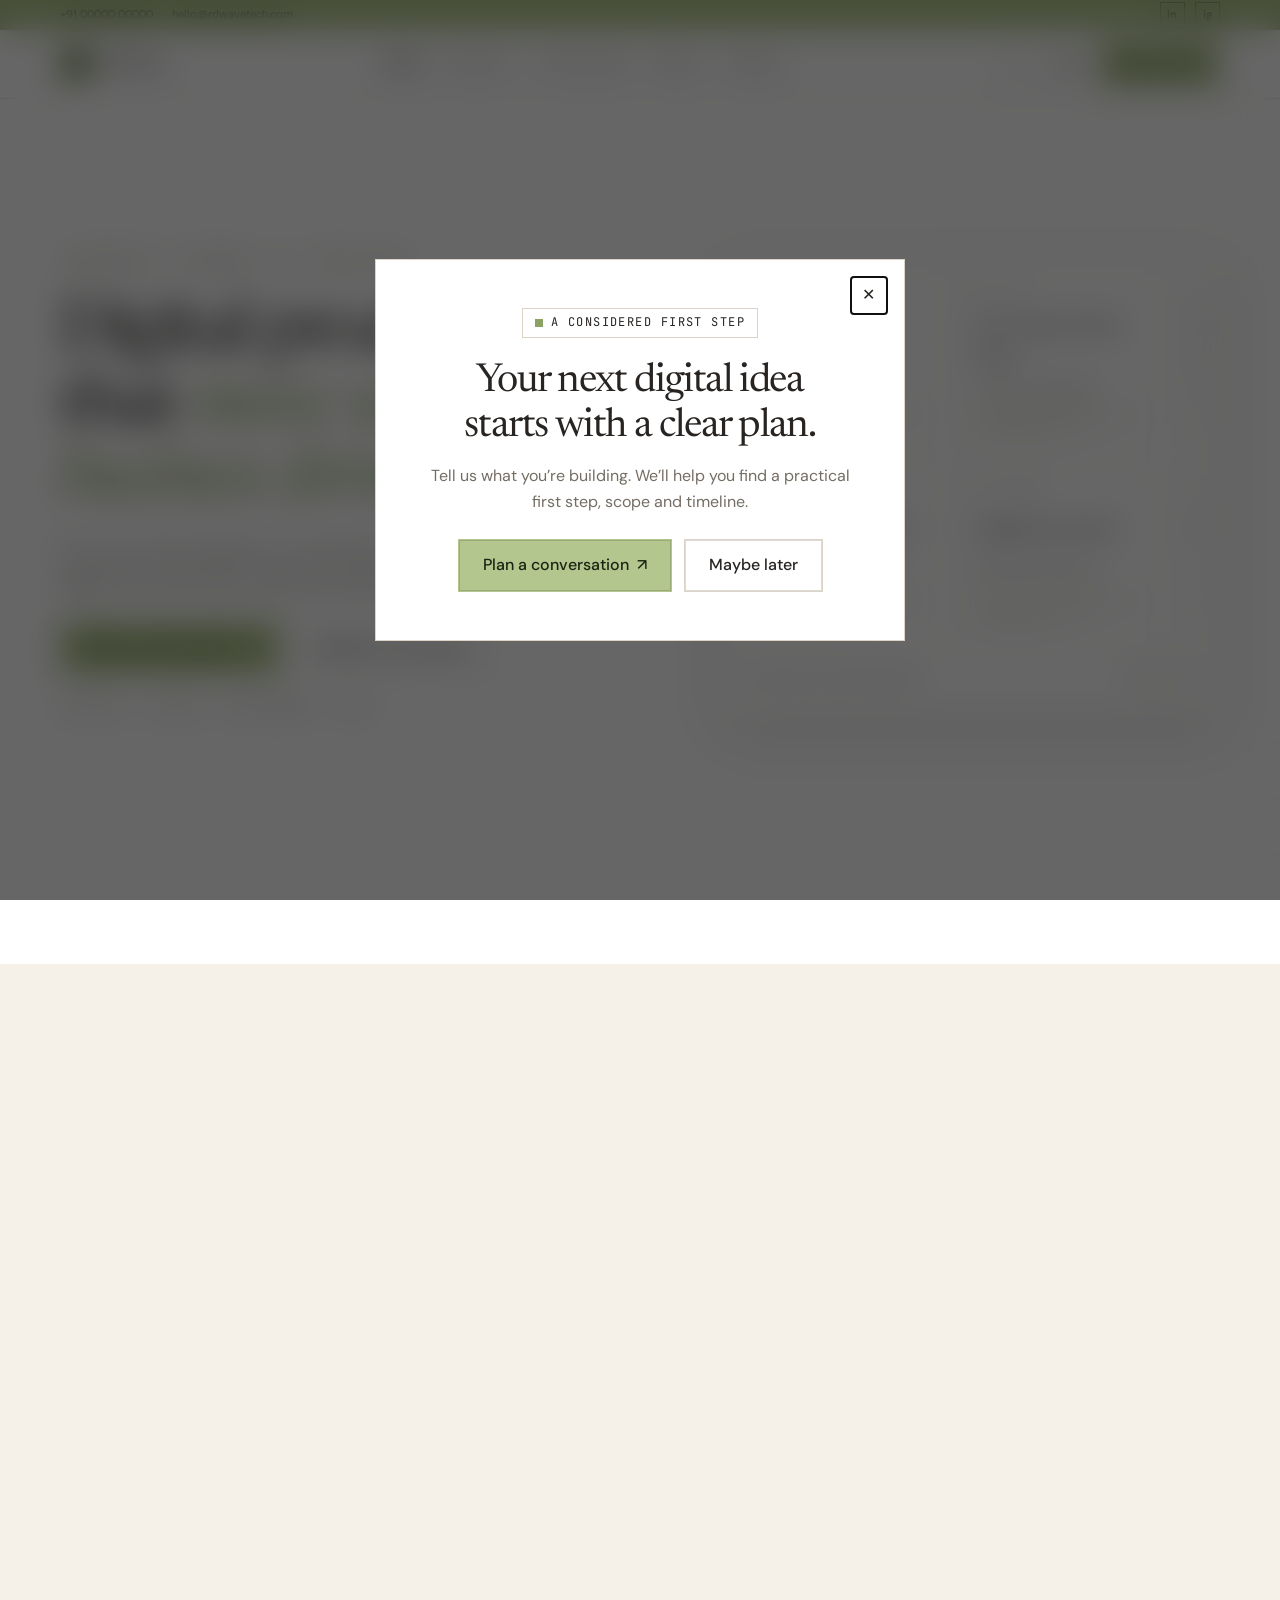
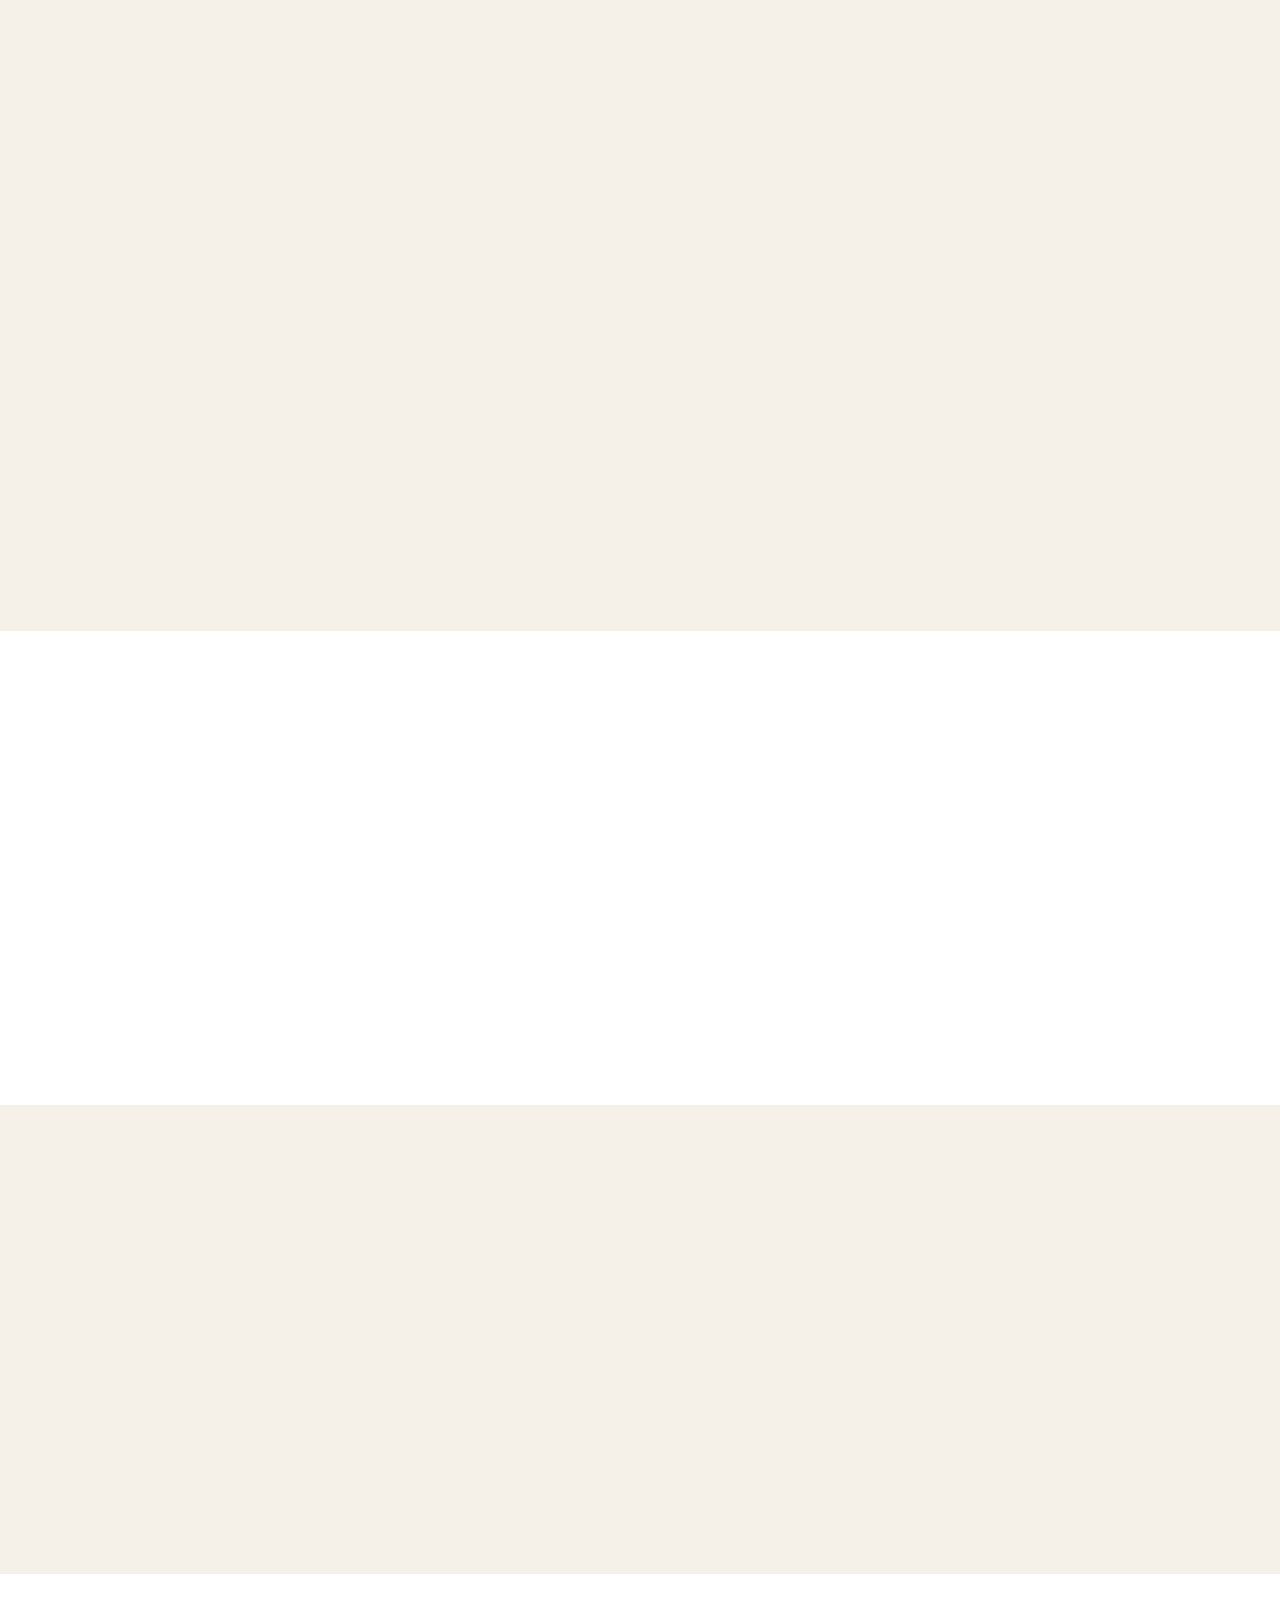
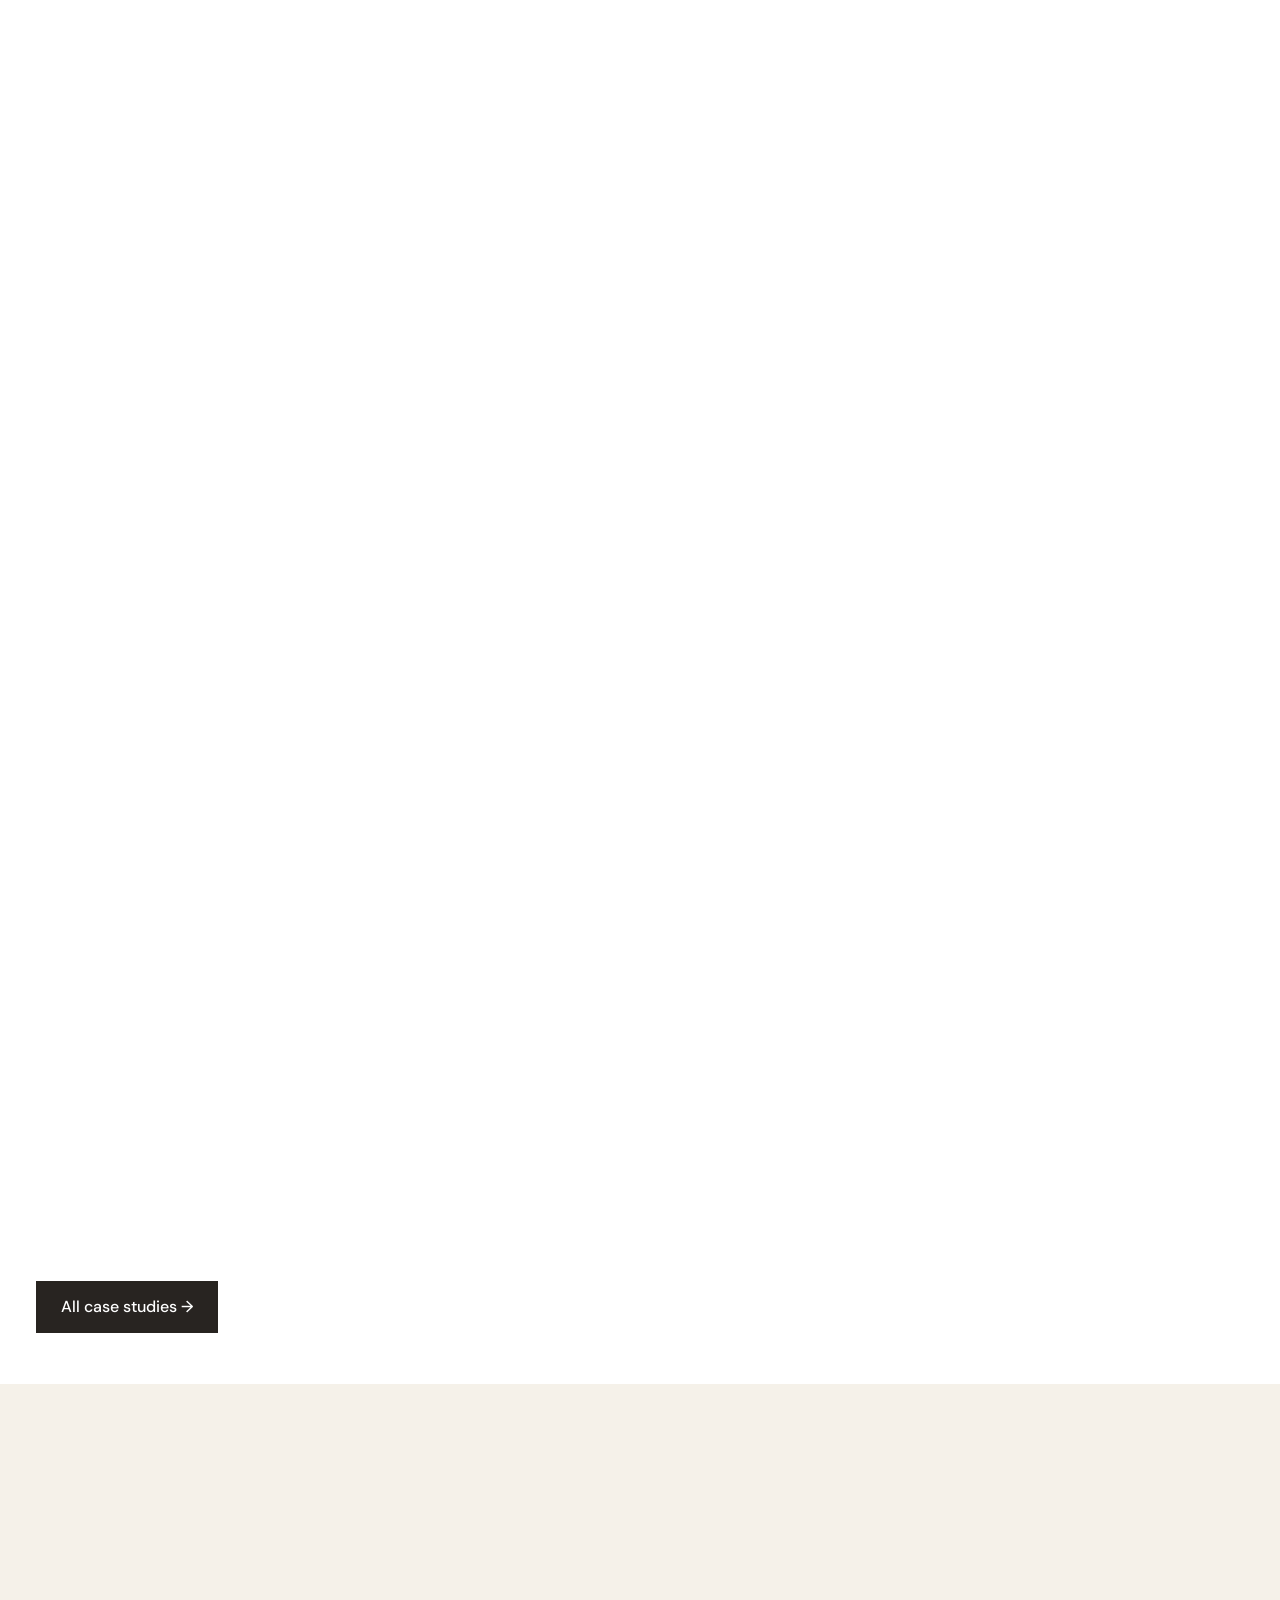
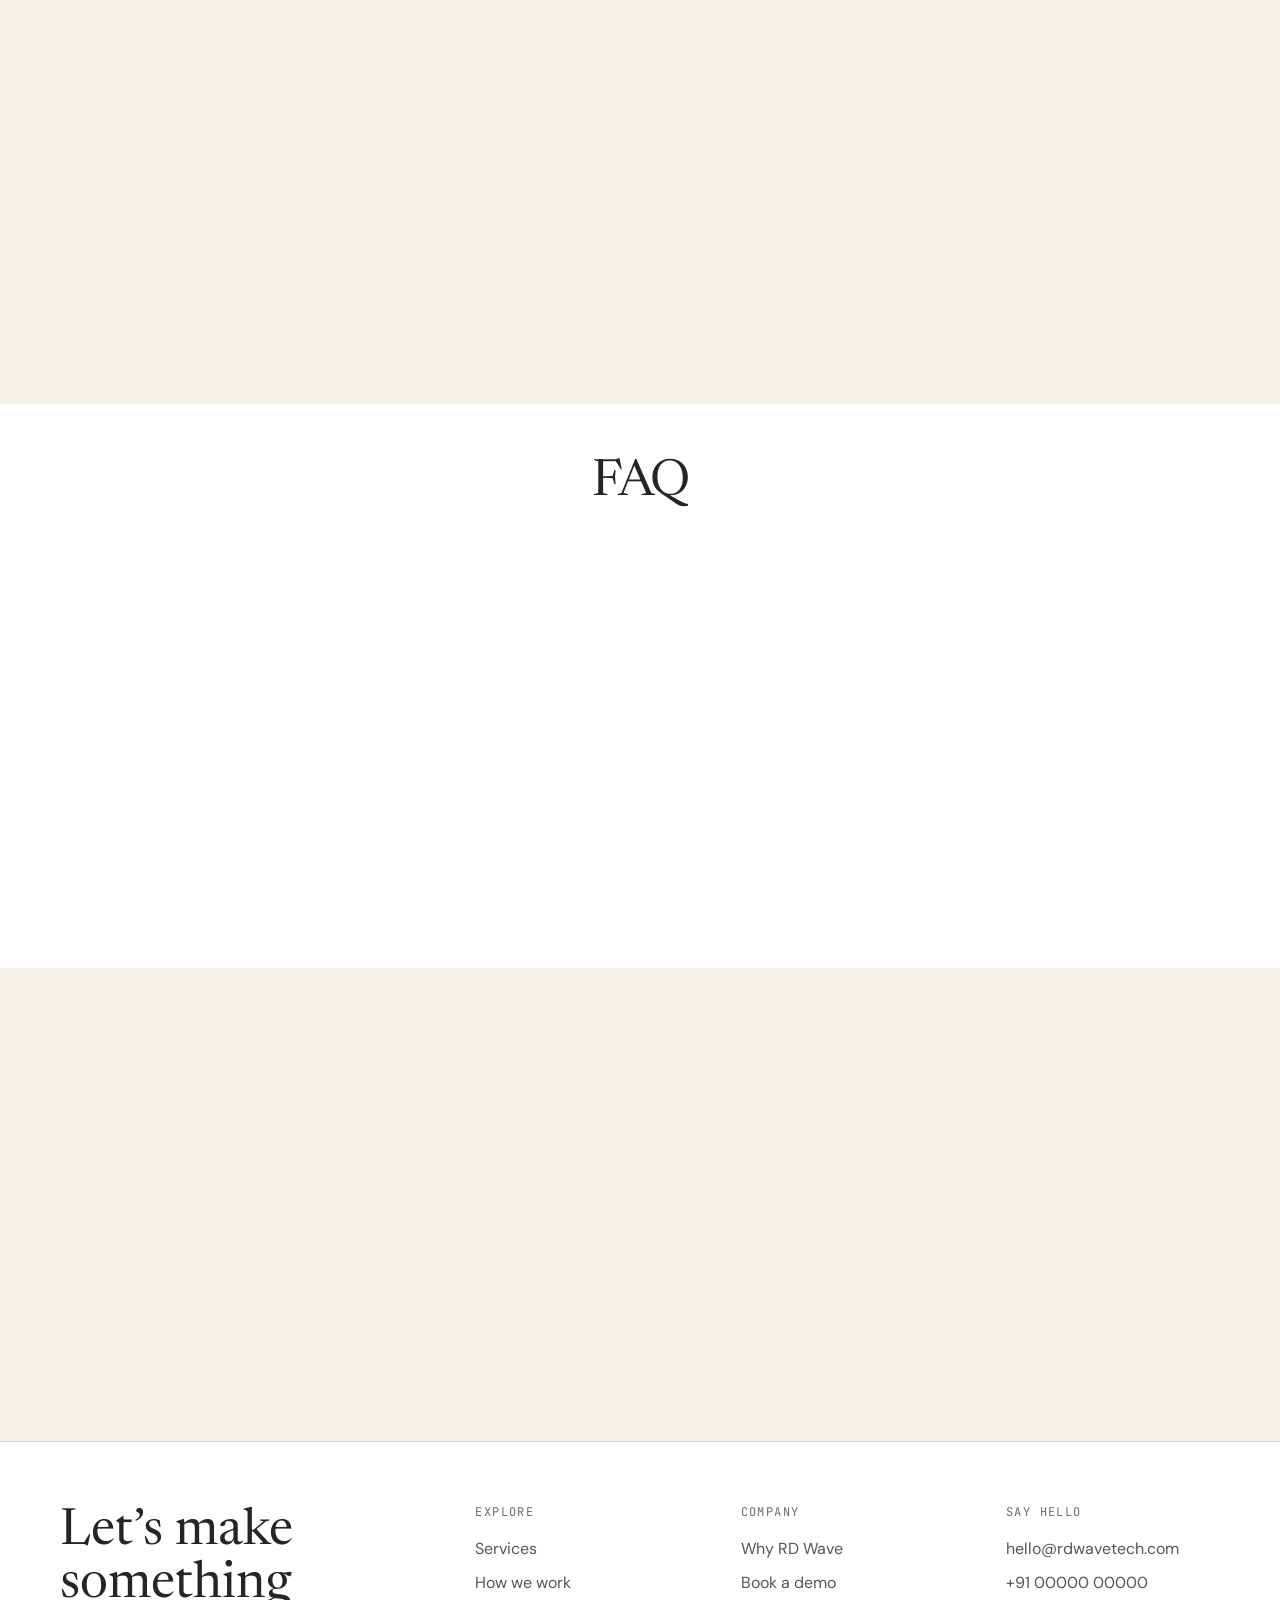
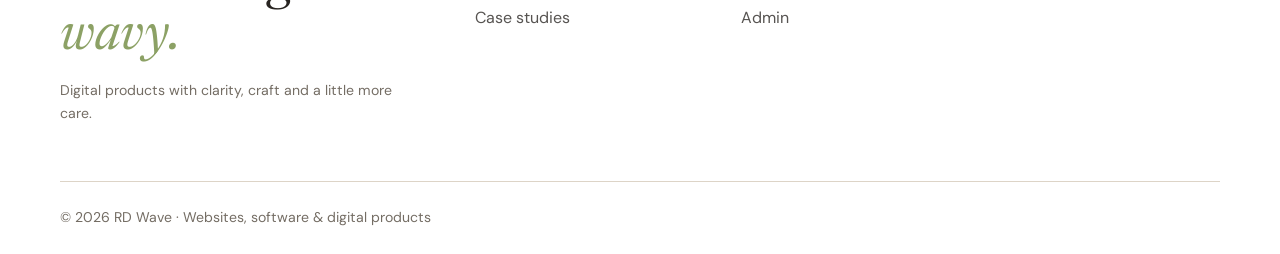
<file: index.html>
<!DOCTYPE html>
<html lang="en" data-theme="light">
<head>
<meta charset="utf-8">
<meta name="viewport" content="width=device-width, initial-scale=1, viewport-fit=cover">
<meta name="theme-color" content="#ffffff">
<meta name="description" content="RD Wave builds thoughtful websites, business software, AI tools and digital experiences.">
<title>RD Wave — Digital products, thoughtfully built</title>
<link rel="preconnect" href="https://fonts.googleapis.com">
<link rel="preconnect" href="https://fonts.gstatic.com" crossorigin>
<link href="https://fonts.googleapis.com/css2?family=Newsreader:ital,opsz,wght@0,6..72,400;0,6..72,500;1,6..72,400;1,6..72,500&family=DM+Sans:wght@400;500;700&family=JetBrains+Mono:wght@400;500&family=Caveat:wght@500;700&display=swap" rel="stylesheet">
<link rel="stylesheet" href="site.css">
<script src="theme.js"></script>
<script src="app.js" defer></script>
</head>
<body data-page="home">
<main id="main"></main>
</body>
</html>
</file>
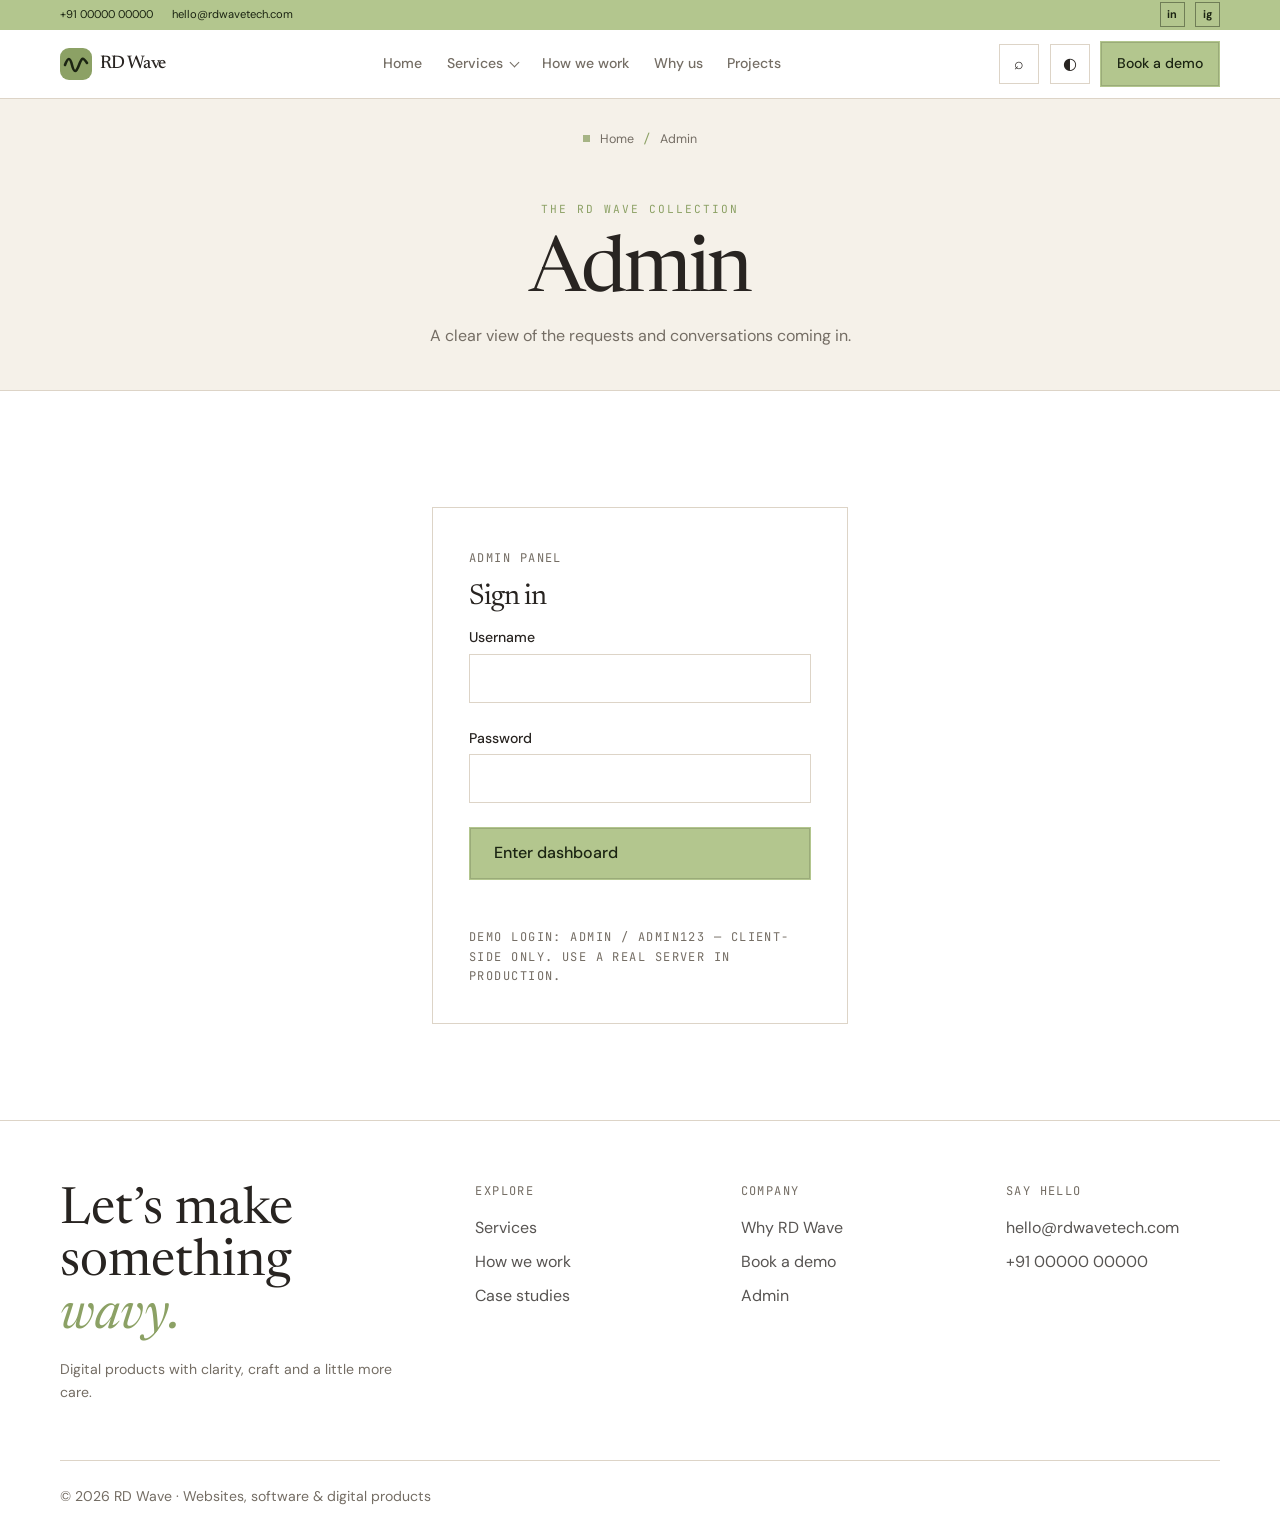
<file: admin.html>
<!DOCTYPE html>
<html lang="en">
<head>
<meta charset="utf-8"><meta name="viewport" content="width=device-width, initial-scale=1, viewport-fit=cover">
<meta name="description" content="RD Wave administration demo.">
<title>Admin — RD Wave</title>
<link rel="preconnect" href="https://fonts.googleapis.com"><link rel="preconnect" href="https://fonts.gstatic.com" crossorigin>
<link href="https://fonts.googleapis.com/css2?family=Newsreader:ital,opsz,wght@0,6..72,400;0,6..72,500;1,6..72,400;1,6..72,500&family=DM+Sans:wght@400;500;700&family=JetBrains+Mono:wght@400;500&family=Caveat:wght@500;700&display=swap" rel="stylesheet">
<link rel="stylesheet" href="site.css"><script src="theme.js"></script><script src="app.js" defer></script>
</head>
<body data-page="admin"><main id="main"></main></body>
</html>
</file>
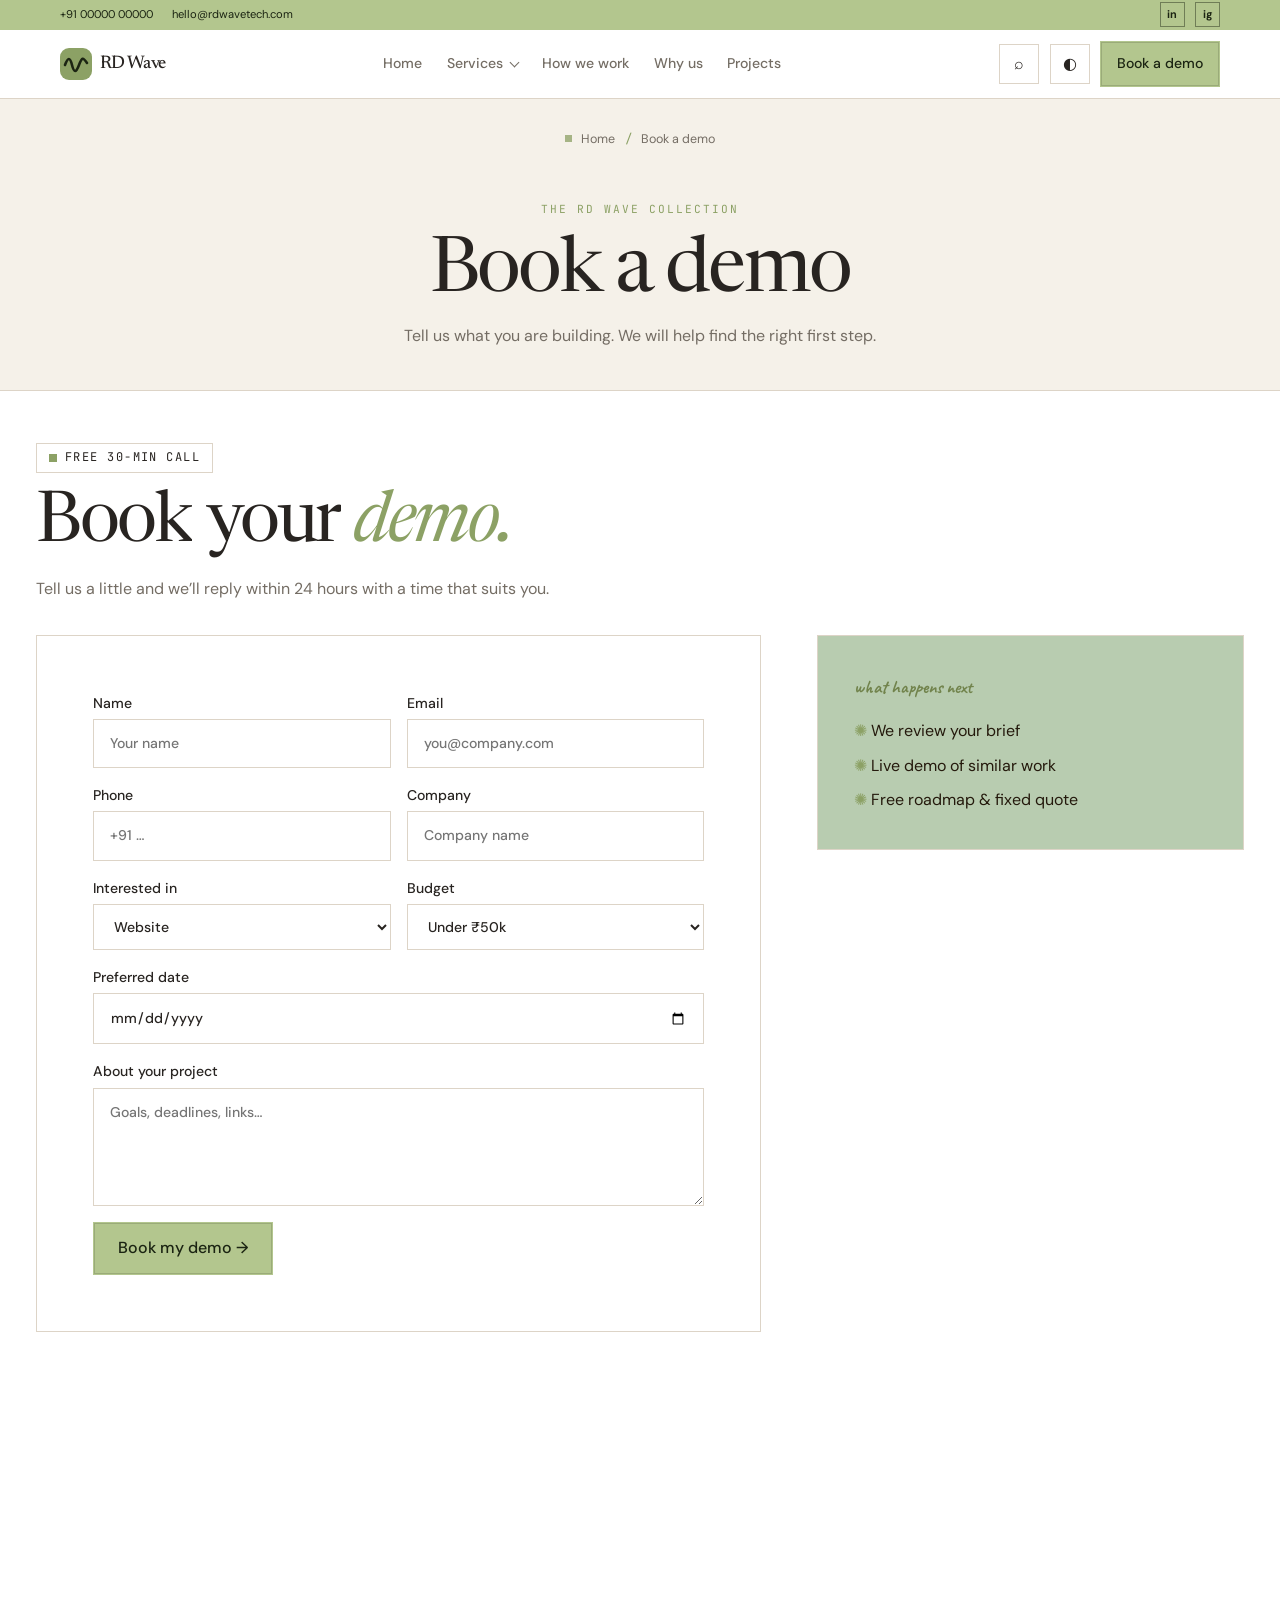
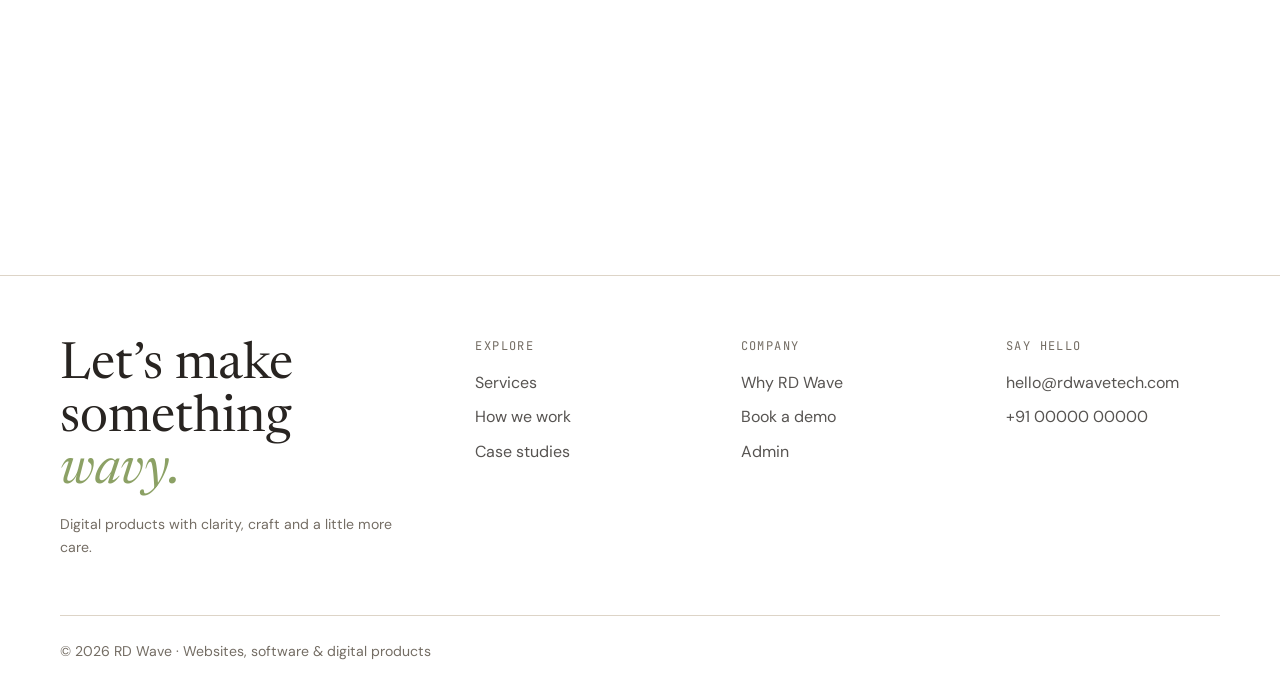
<file: demo.html>
<!DOCTYPE html>
<html lang="en">
<head>
<meta charset="utf-8"><meta name="viewport" content="width=device-width, initial-scale=1, viewport-fit=cover">
<meta name="description" content="Book a conversation with RD Wave about your digital project.">
<title>Book a demo — RD Wave</title>
<link rel="preconnect" href="https://fonts.googleapis.com"><link rel="preconnect" href="https://fonts.gstatic.com" crossorigin>
<link href="https://fonts.googleapis.com/css2?family=Newsreader:ital,opsz,wght@0,6..72,400;0,6..72,500;1,6..72,400;1,6..72,500&family=DM+Sans:wght@400;500;700&family=JetBrains+Mono:wght@400;500&family=Caveat:wght@500;700&display=swap" rel="stylesheet">
<link rel="stylesheet" href="site.css"><script src="theme.js"></script><script src="app.js" defer></script>
</head>
<body data-page="demo"><main id="main"></main></body>
</html>
</file>
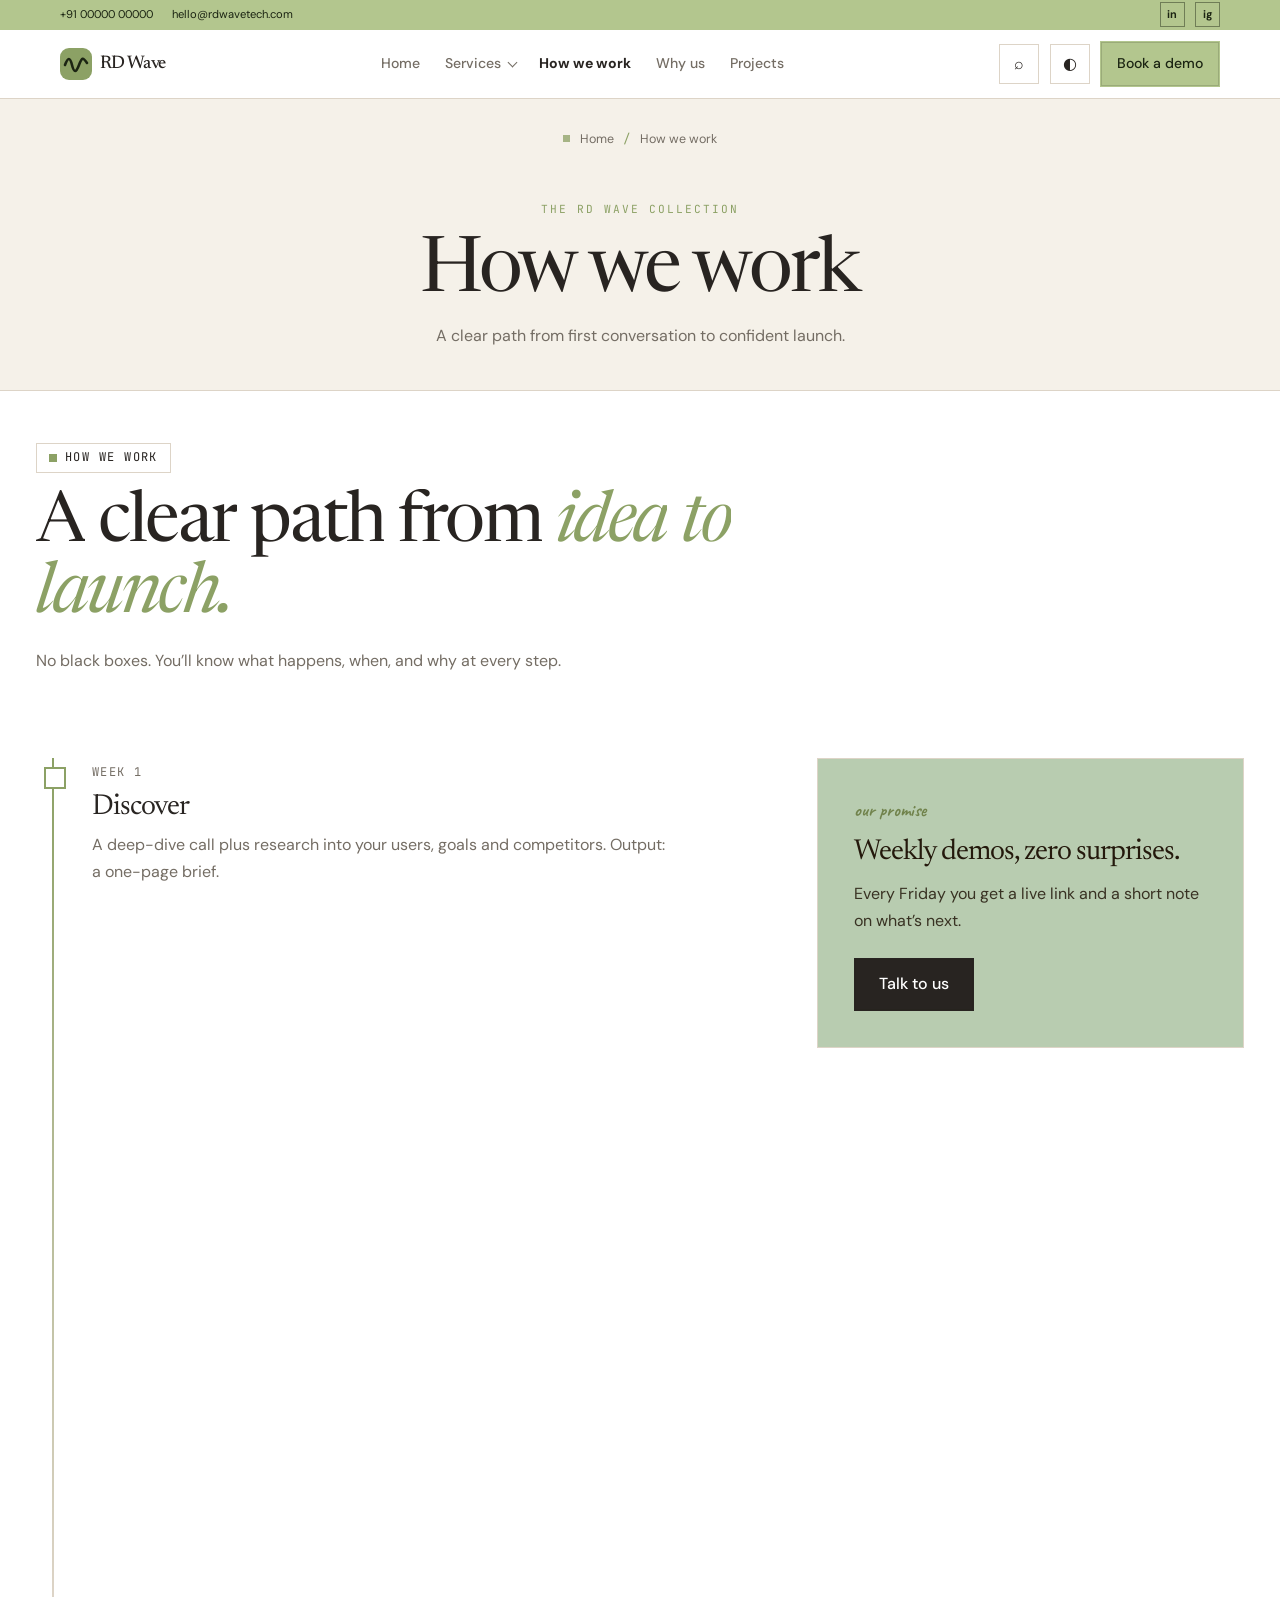
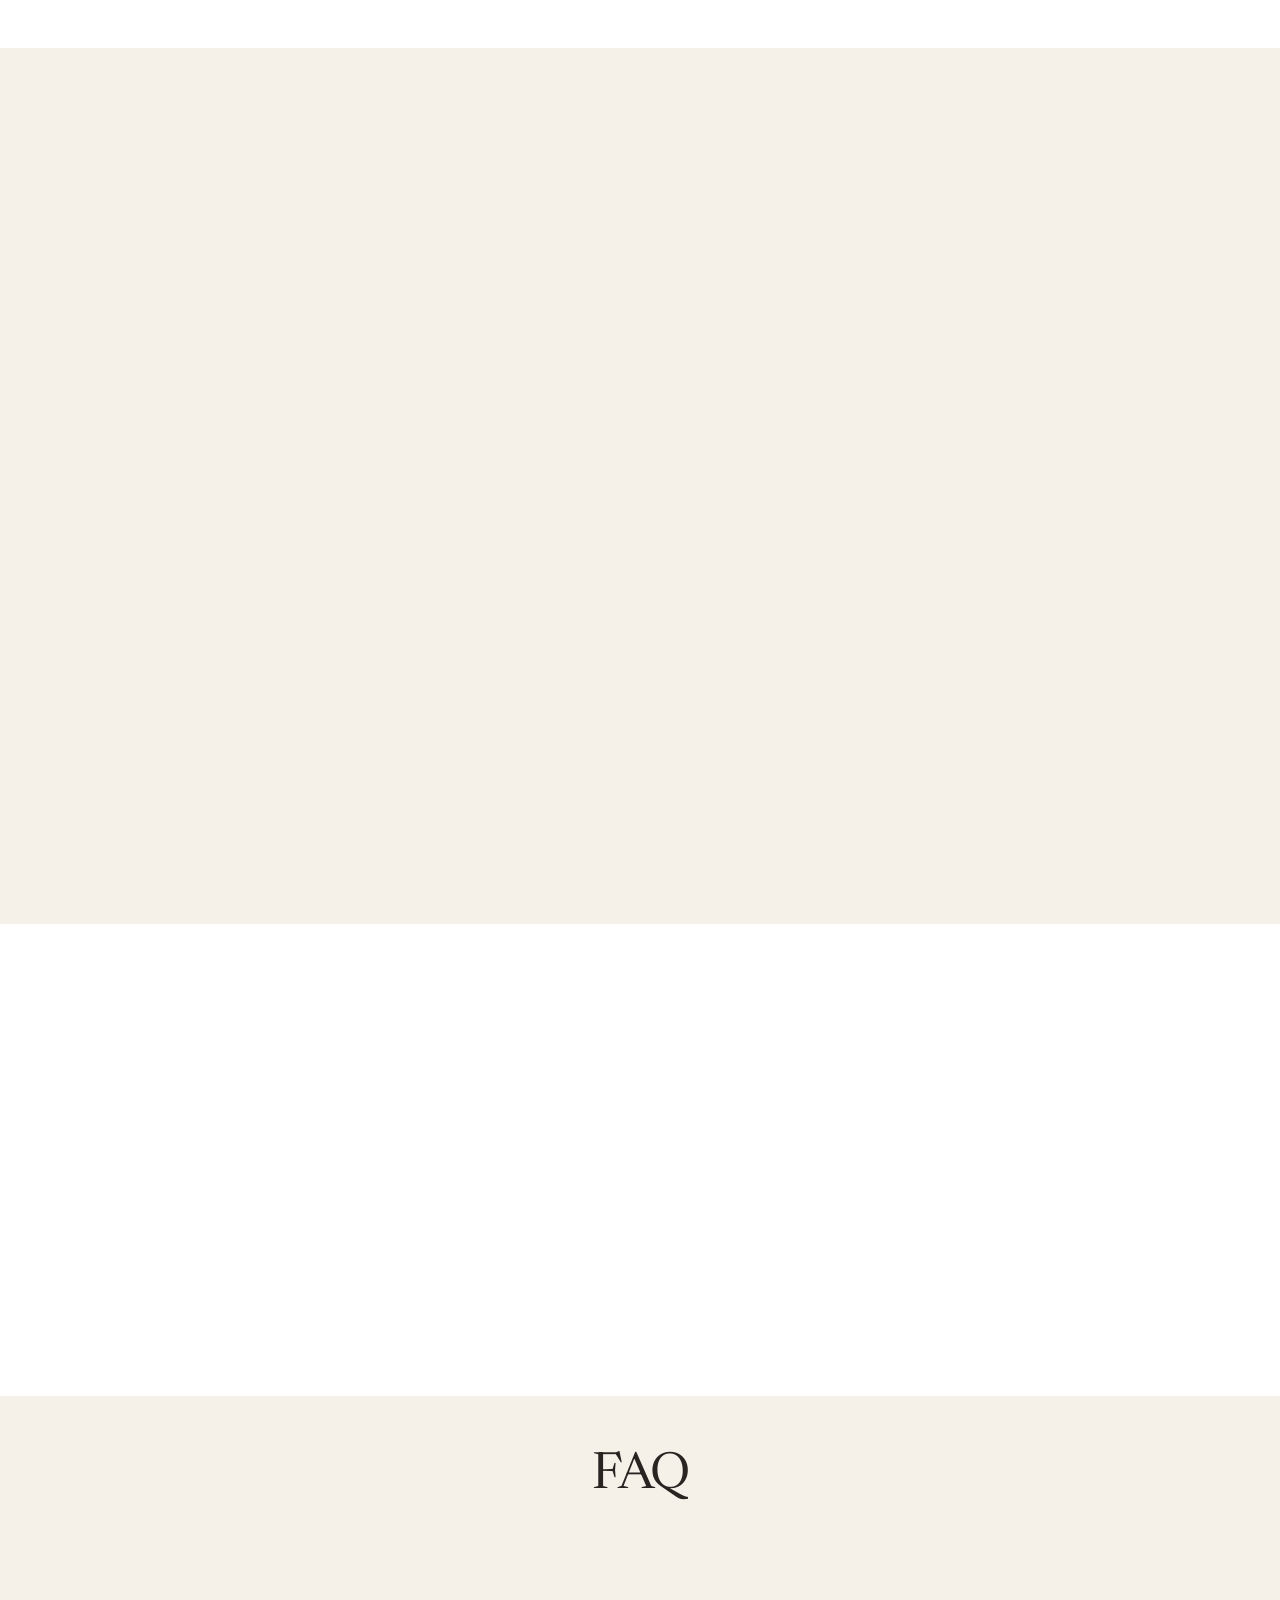
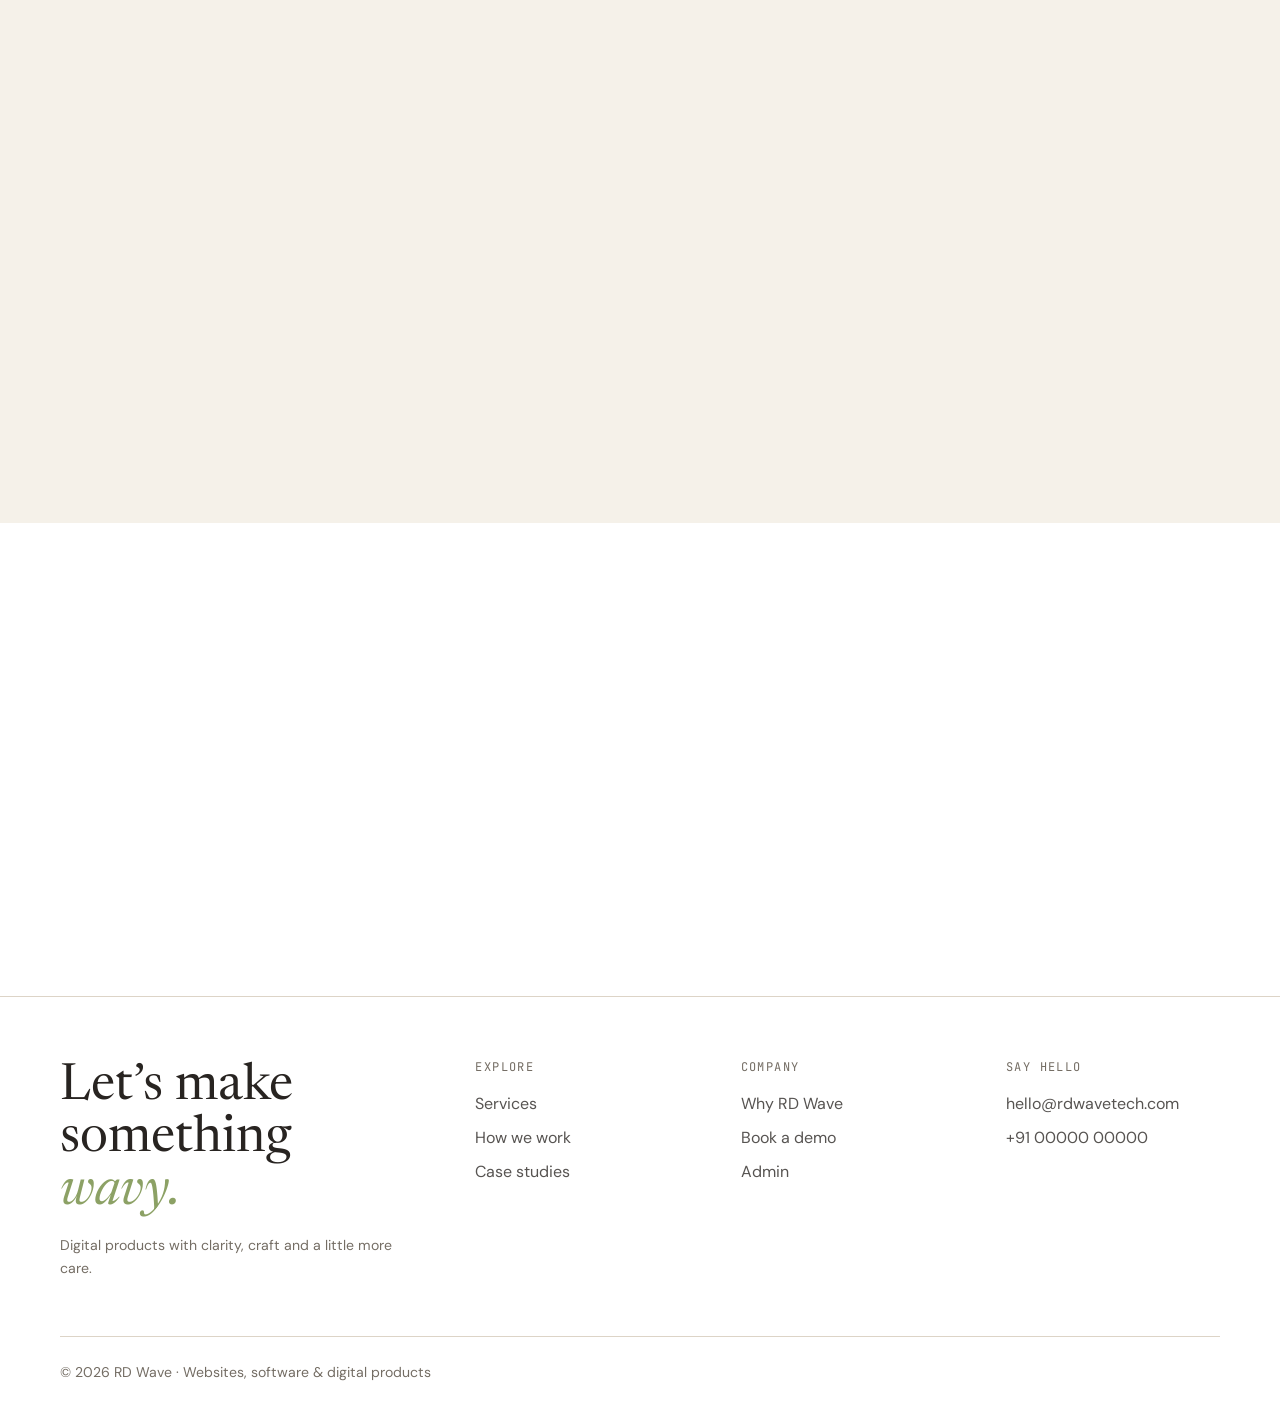
<file: how_we_work.html>
<!DOCTYPE html>
<html lang="en">
<head>
<meta charset="utf-8"><meta name="viewport" content="width=device-width, initial-scale=1, viewport-fit=cover">
<meta name="description" content="Learn how RD Wave takes digital projects from discovery through launch.">
<title>How we work — RD Wave</title>
<link rel="preconnect" href="https://fonts.googleapis.com"><link rel="preconnect" href="https://fonts.gstatic.com" crossorigin>
<link href="https://fonts.googleapis.com/css2?family=Newsreader:ital,opsz,wght@0,6..72,400;0,6..72,500;1,6..72,400;1,6..72,500&family=DM+Sans:wght@400;500;700&family=JetBrains+Mono:wght@400;500&family=Caveat:wght@500;700&display=swap" rel="stylesheet">
<link rel="stylesheet" href="site.css"><script src="theme.js"></script><script src="app.js" defer></script>
</head>
<body data-page="process"><main id="main"></main></body>
</html>
</file>
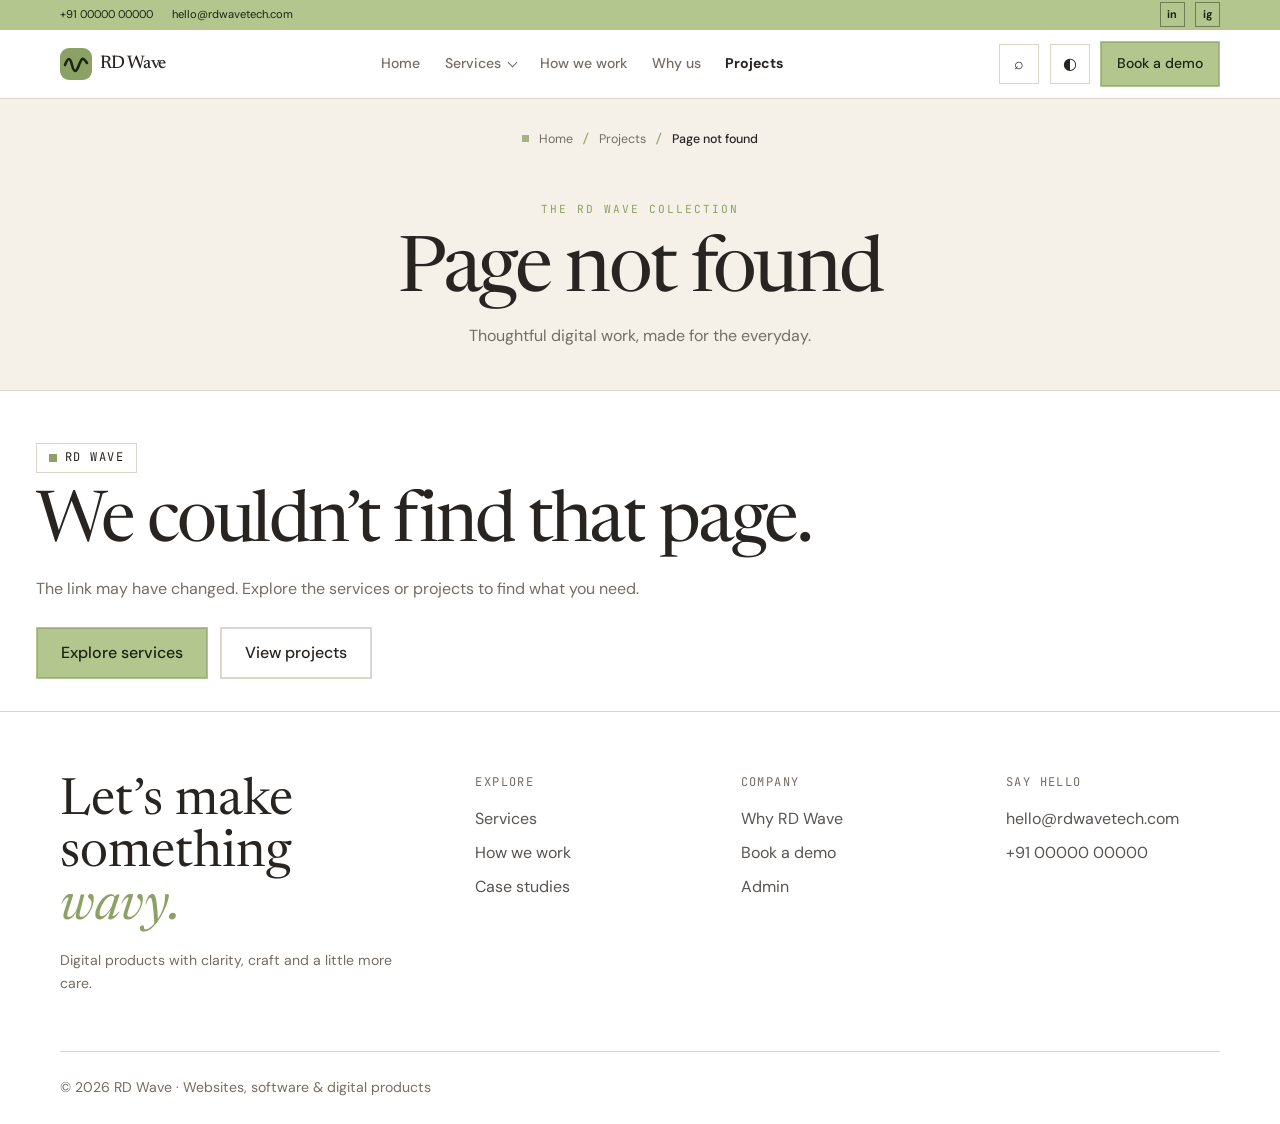
<file: individual_project.html>
<!DOCTYPE html>
<html lang="en">
<head>
<meta charset="utf-8"><meta name="viewport" content="width=device-width, initial-scale=1, viewport-fit=cover">
<meta name="description" content="Read the project story, approach and outcomes from RD Wave.">
<title>Project details — RD Wave</title>
<link rel="preconnect" href="https://fonts.googleapis.com"><link rel="preconnect" href="https://fonts.gstatic.com" crossorigin>
<link href="https://fonts.googleapis.com/css2?family=Newsreader:ital,opsz,wght@0,6..72,400;0,6..72,500;1,6..72,400;1,6..72,500&family=DM+Sans:wght@400;500;700&family=JetBrains+Mono:wght@400;500&family=Caveat:wght@500;700&display=swap" rel="stylesheet">
<link rel="stylesheet" href="site.css"><script src="theme.js"></script><script src="app.js" defer></script>
</head>
<body data-page="project-detail"><main id="main"></main></body>
</html>
</file>
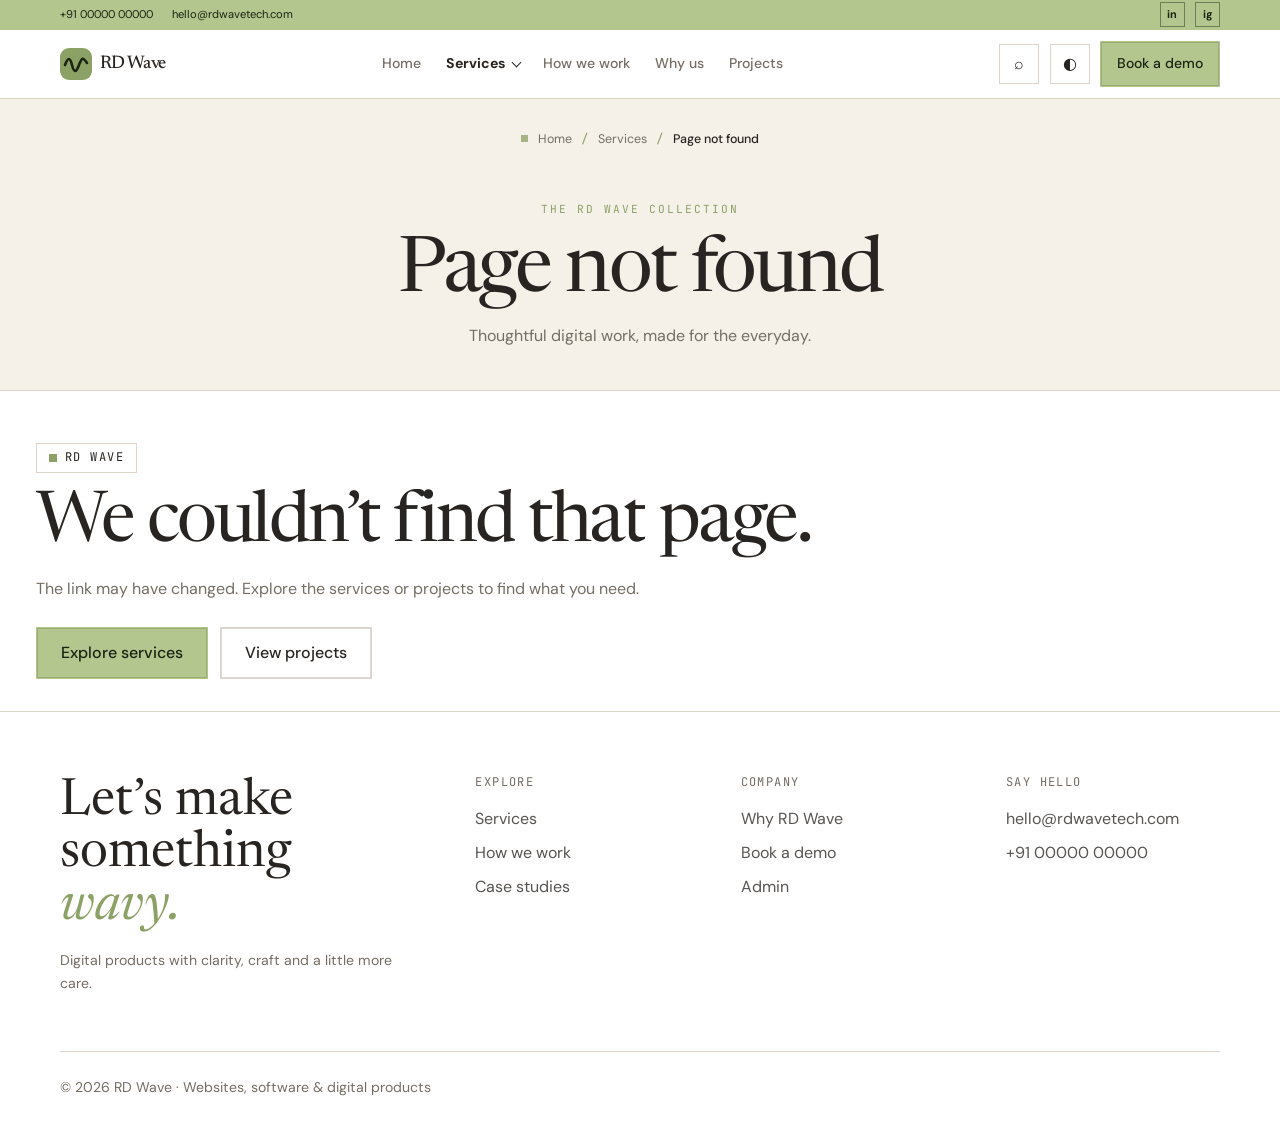
<file: individual_service.html>
<!DOCTYPE html>
<html lang="en">
<head>
<meta charset="utf-8"><meta name="viewport" content="width=device-width, initial-scale=1, viewport-fit=cover">
<meta name="description" content="Explore an RD Wave digital service in detail.">
<title>Service details — RD Wave</title>
<link rel="preconnect" href="https://fonts.googleapis.com"><link rel="preconnect" href="https://fonts.gstatic.com" crossorigin>
<link href="https://fonts.googleapis.com/css2?family=Newsreader:ital,opsz,wght@0,6..72,400;0,6..72,500;1,6..72,400;1,6..72,500&family=DM+Sans:wght@400;500;700&family=JetBrains+Mono:wght@400;500&family=Caveat:wght@500;700&display=swap" rel="stylesheet">
<link rel="stylesheet" href="site.css"><script src="theme.js"></script><script src="app.js" defer></script>
</head>
<body data-page="service-detail"><main id="main"></main></body>
</html>
</file>
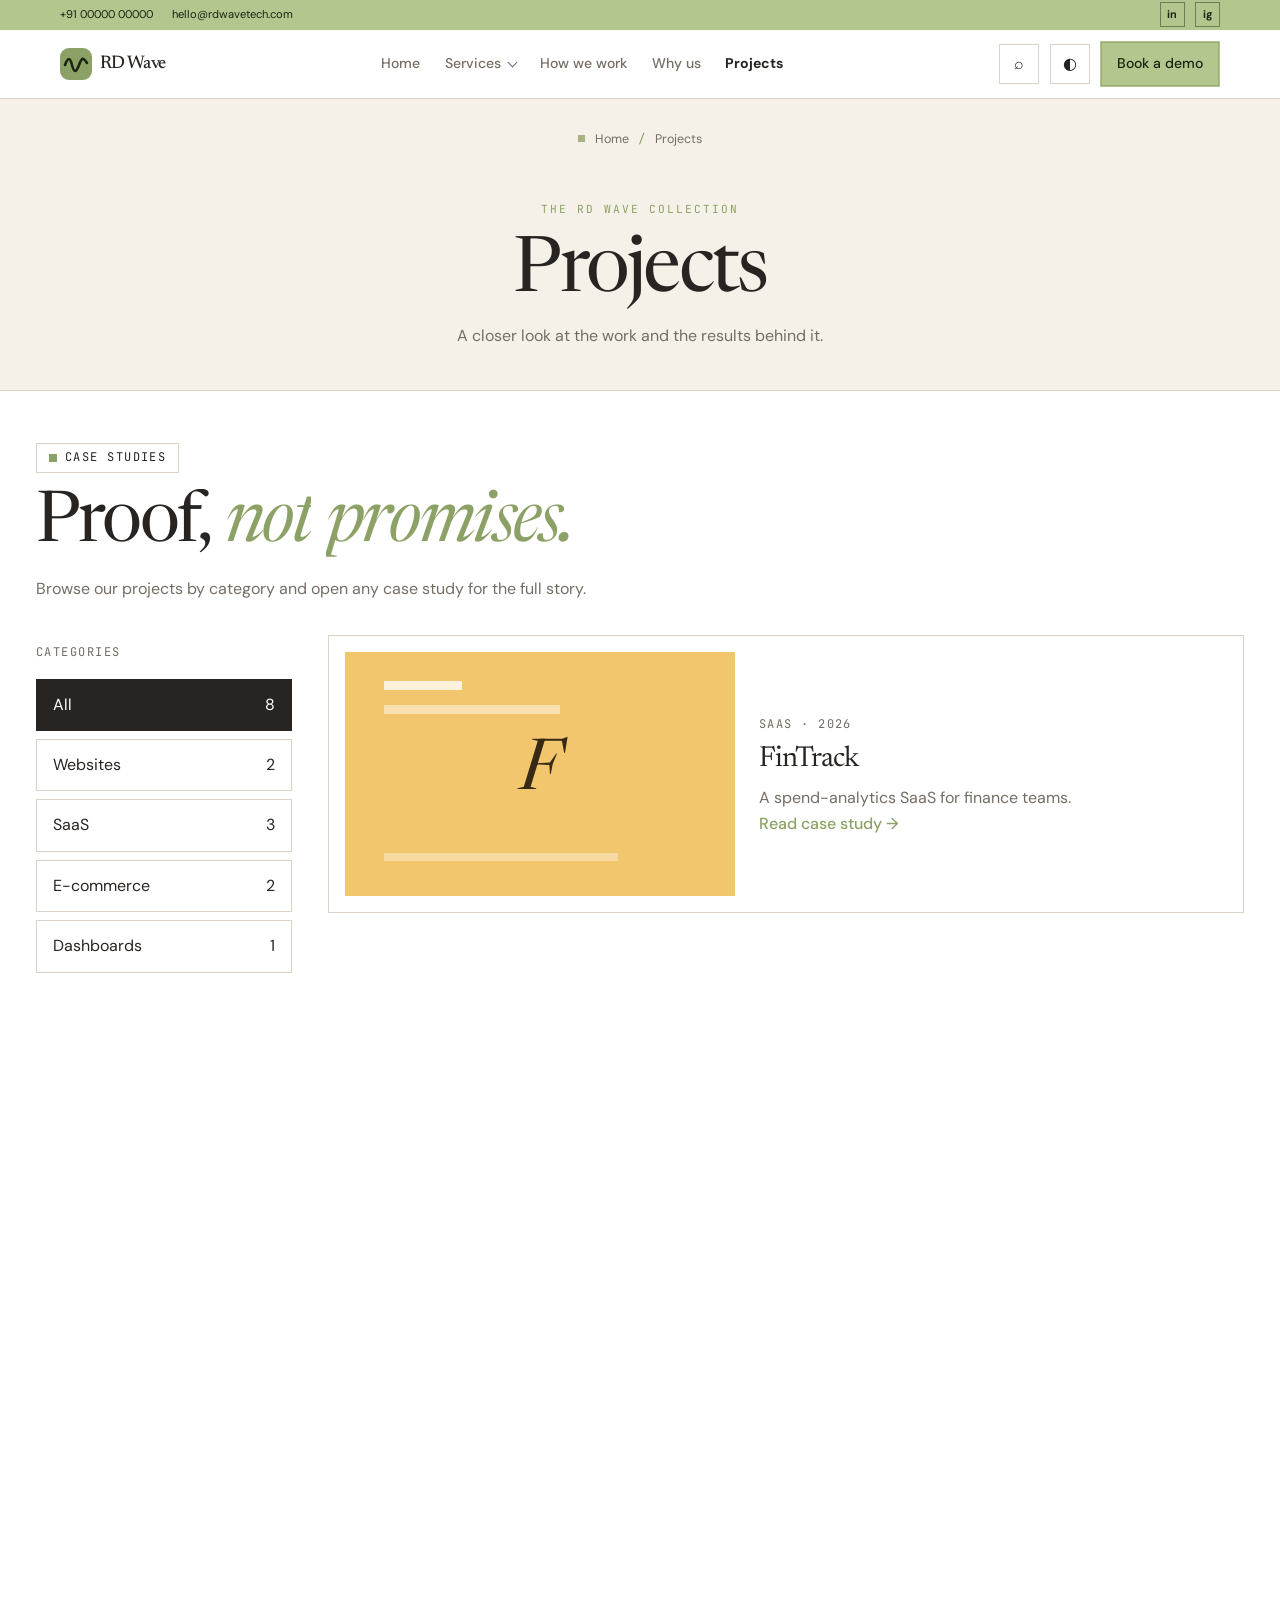
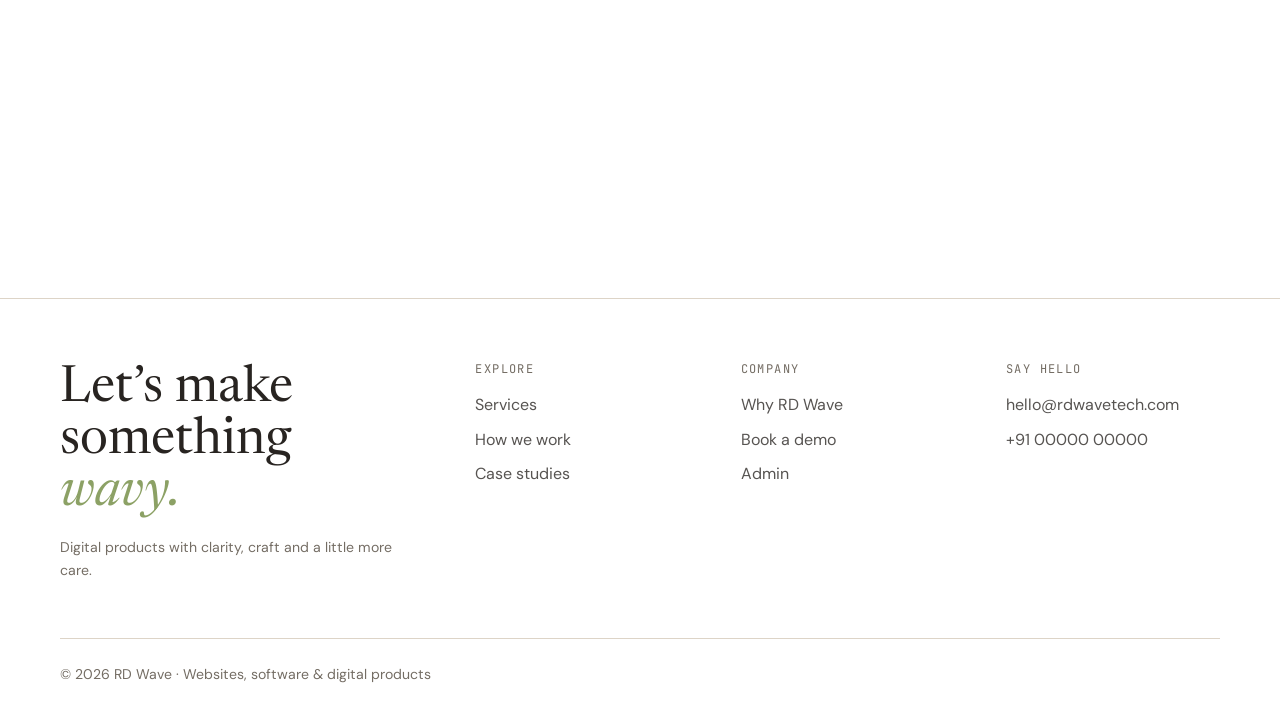
<file: projects.html>
<!DOCTYPE html>
<html lang="en">
<head>
<meta charset="utf-8"><meta name="viewport" content="width=device-width, initial-scale=1, viewport-fit=cover">
<meta name="description" content="Browse selected websites, software and digital product work by RD Wave.">
<title>Projects — RD Wave</title>
<link rel="preconnect" href="https://fonts.googleapis.com"><link rel="preconnect" href="https://fonts.gstatic.com" crossorigin>
<link href="https://fonts.googleapis.com/css2?family=Newsreader:ital,opsz,wght@0,6..72,400;0,6..72,500;1,6..72,400;1,6..72,500&family=DM+Sans:wght@400;500;700&family=JetBrains+Mono:wght@400;500&family=Caveat:wght@500;700&display=swap" rel="stylesheet">
<link rel="stylesheet" href="site.css"><script src="theme.js"></script><script src="app.js" defer></script>
</head>
<body data-page="projects"><main id="main"></main></body>
</html>
</file>
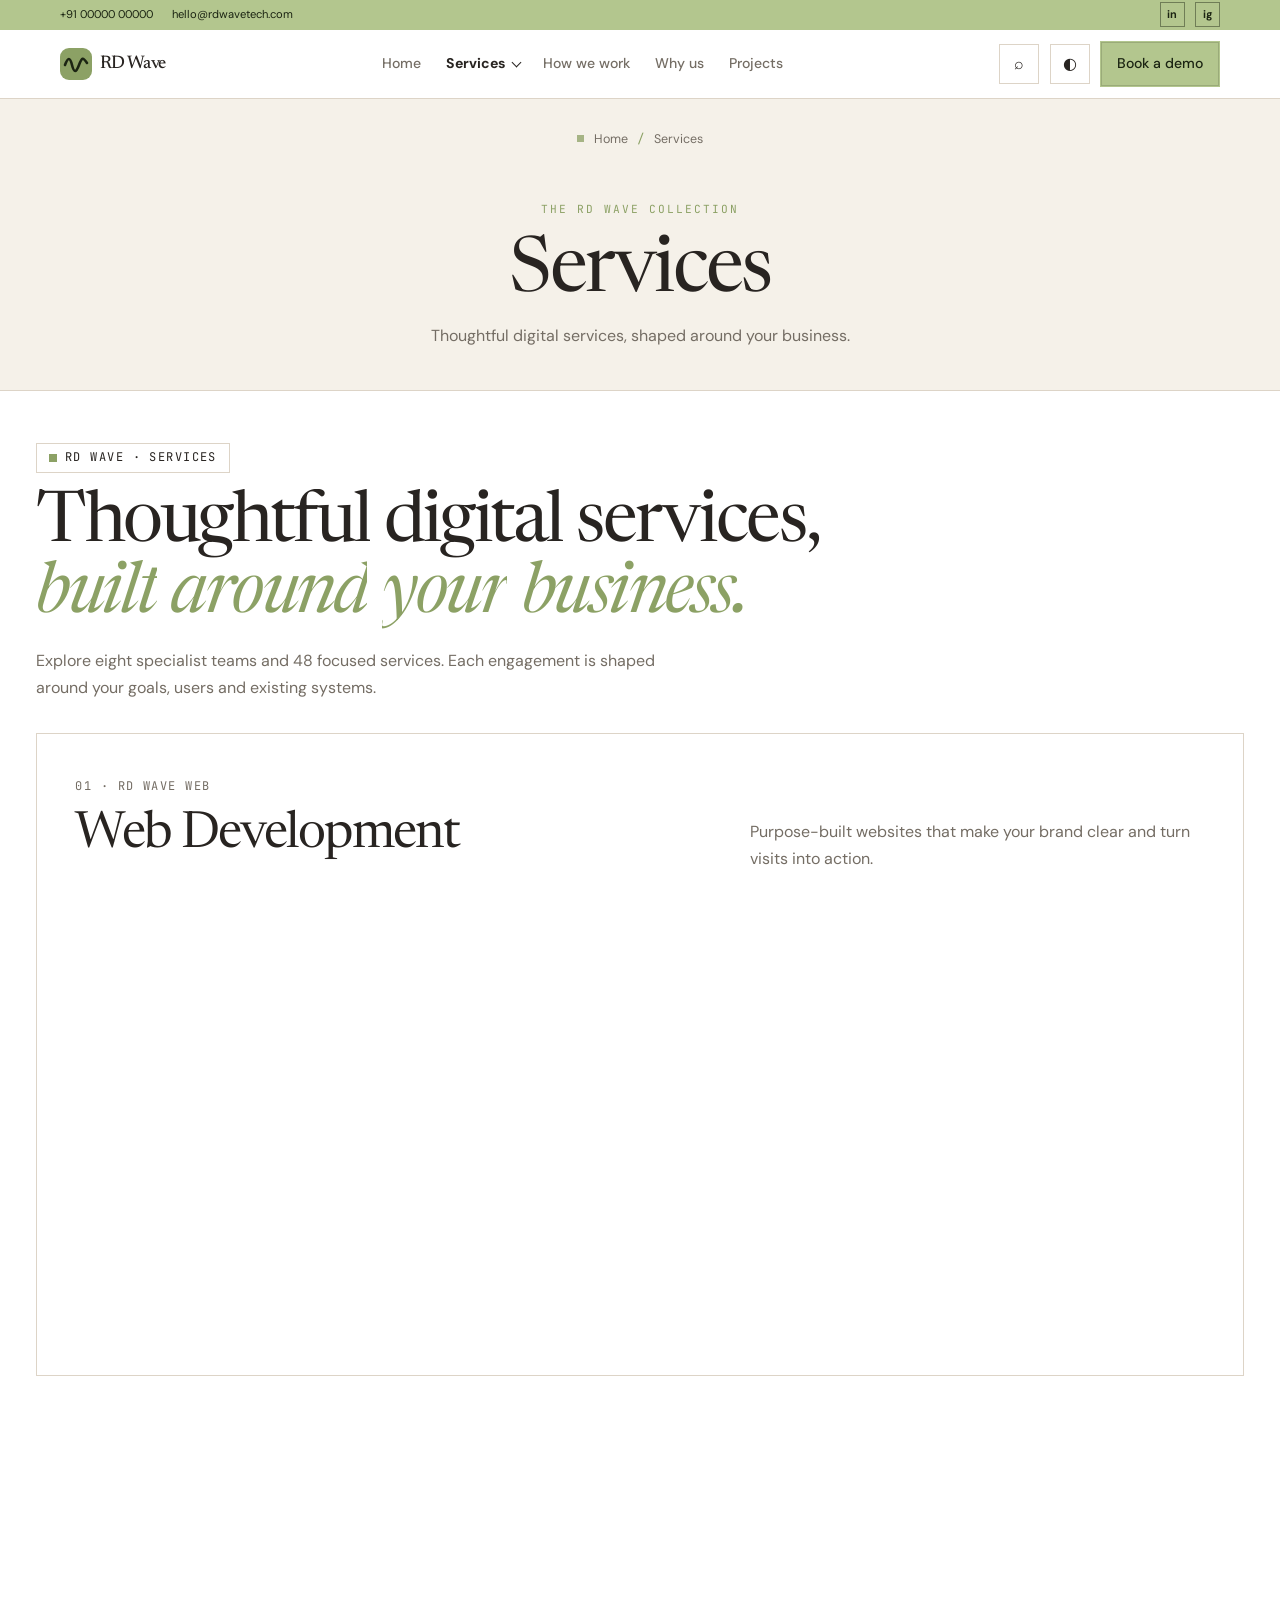
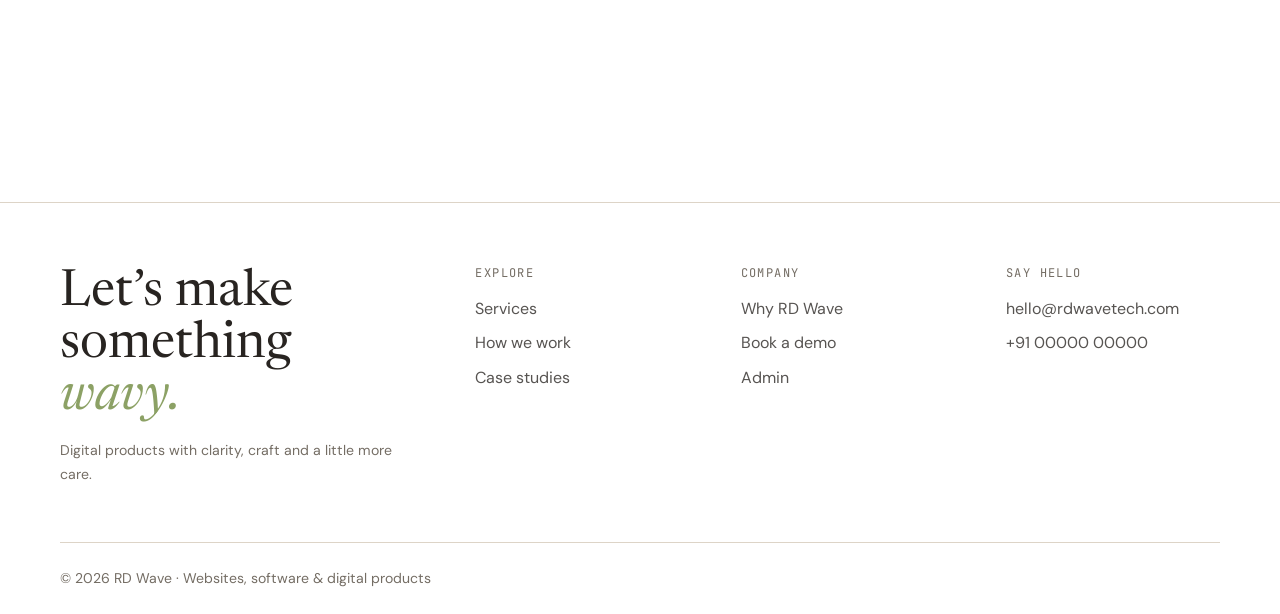
<file: service.html>
<!DOCTYPE html>
<html lang="en">
<head>
<meta charset="utf-8"><meta name="viewport" content="width=device-width, initial-scale=1, viewport-fit=cover">
<meta name="description" content="Explore RD Wave's web, software, AI, automation, analytics, cloud, design and security services.">
<title>Services — RD Wave</title>
<link rel="preconnect" href="https://fonts.googleapis.com"><link rel="preconnect" href="https://fonts.gstatic.com" crossorigin>
<link href="https://fonts.googleapis.com/css2?family=Newsreader:ital,opsz,wght@0,6..72,400;0,6..72,500;1,6..72,400;1,6..72,500&family=DM+Sans:wght@400;500;700&family=JetBrains+Mono:wght@400;500&family=Caveat:wght@500;700&display=swap" rel="stylesheet">
<link rel="stylesheet" href="site.css"><script src="theme.js"></script><script src="app.js" defer></script>
</head>
<body data-page="services"><main id="main"></main></body>
</html>
</file>
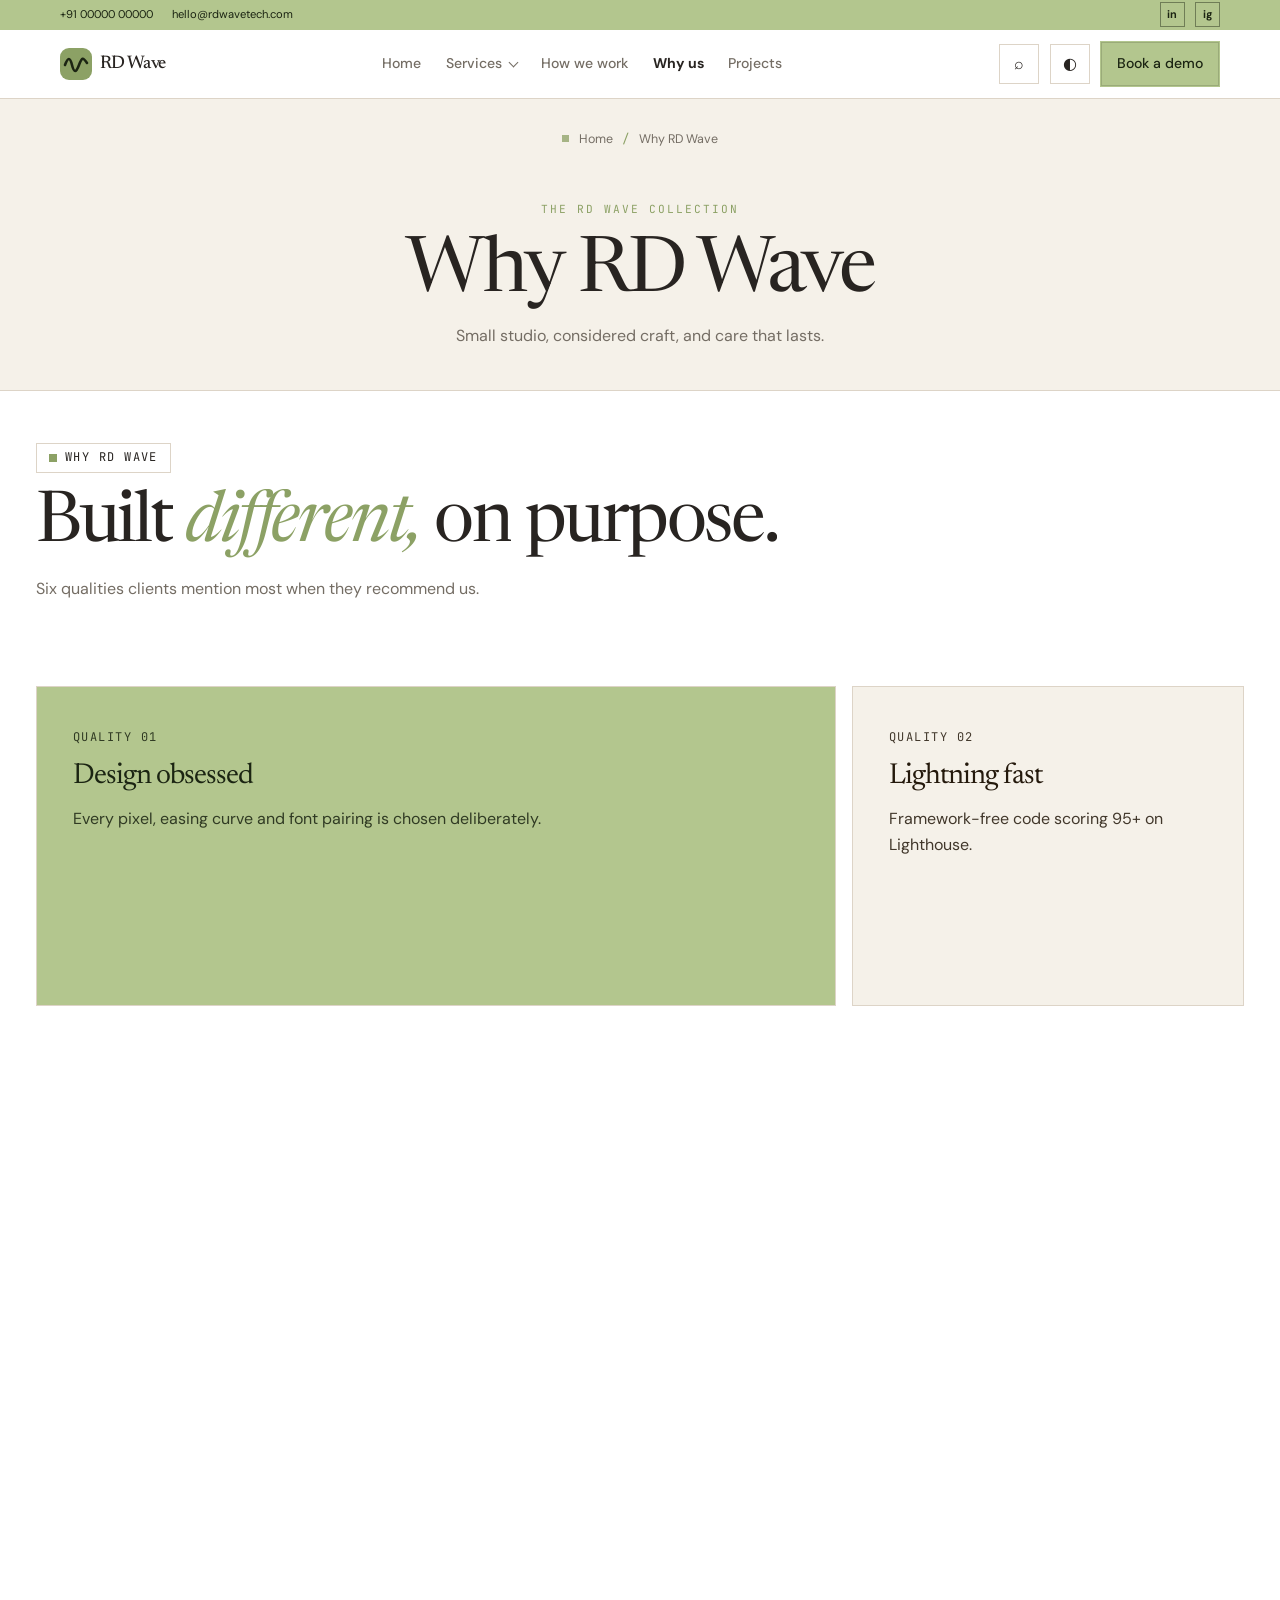
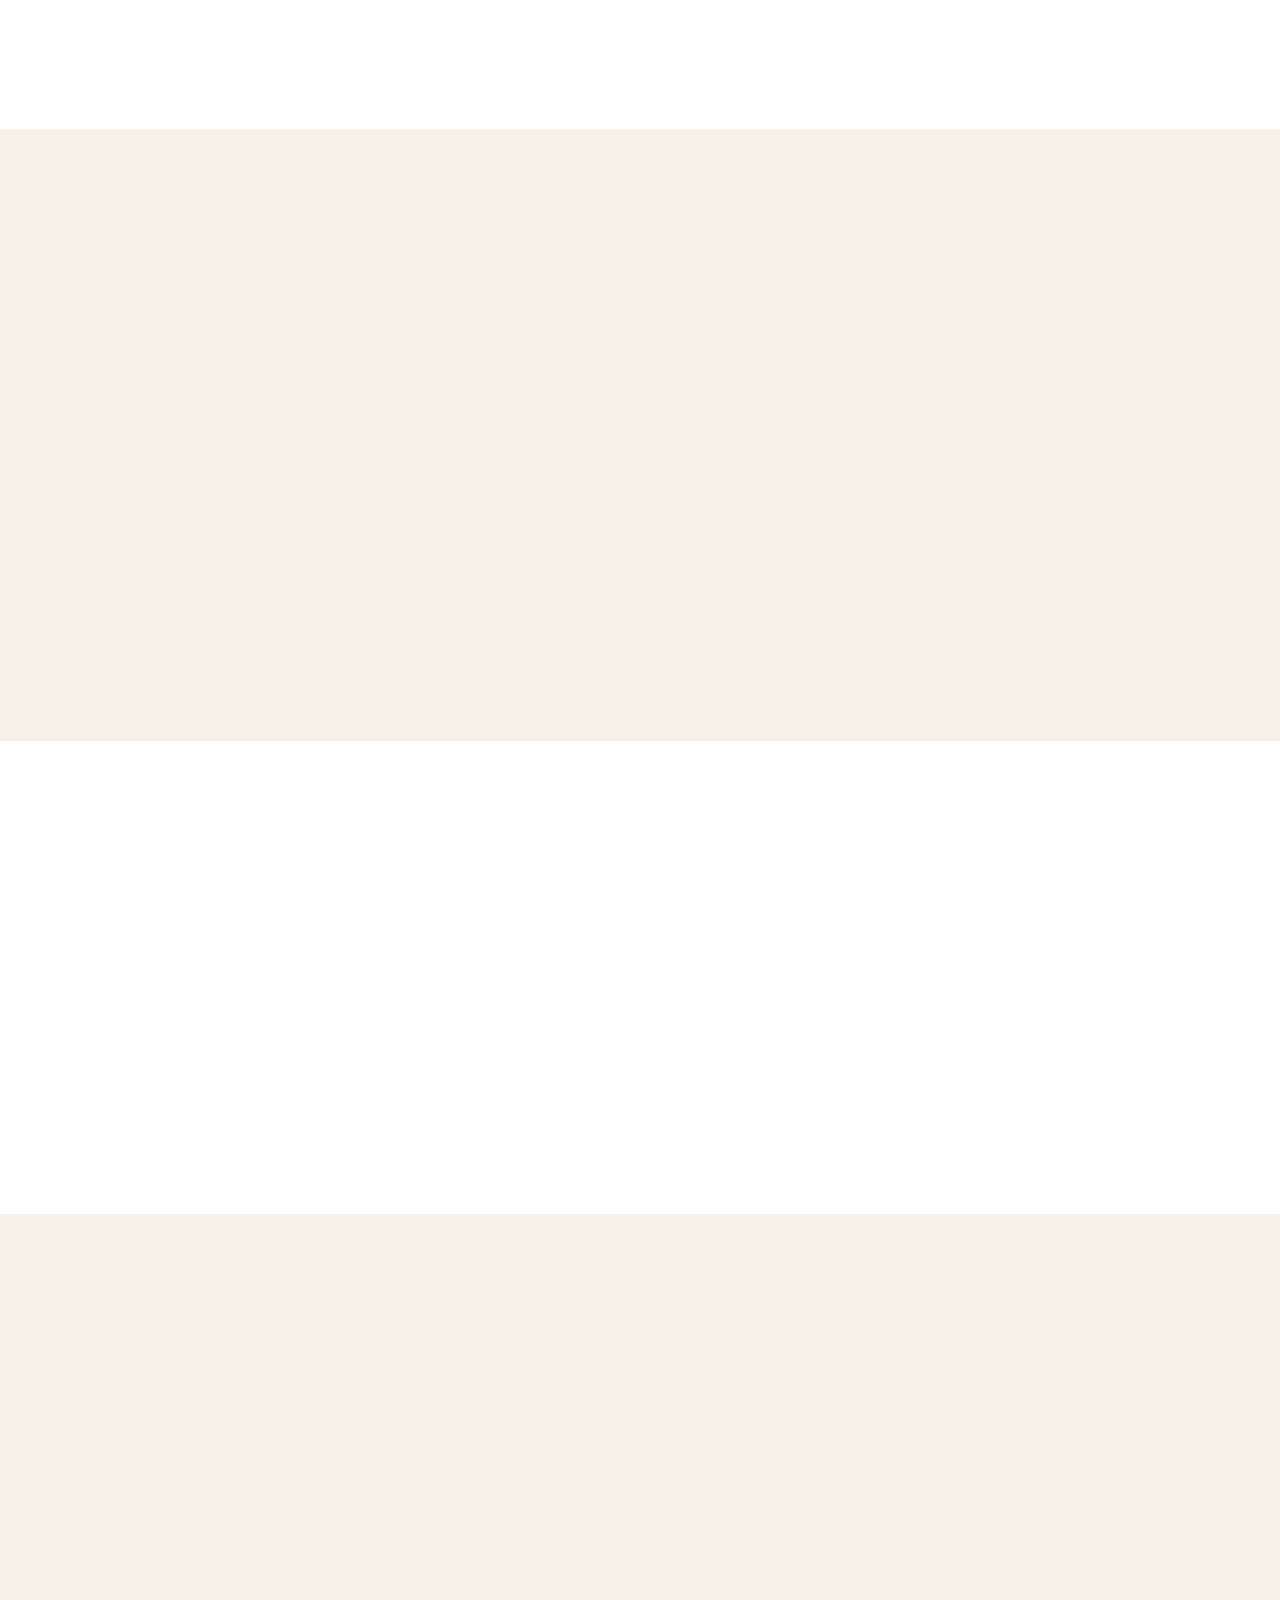
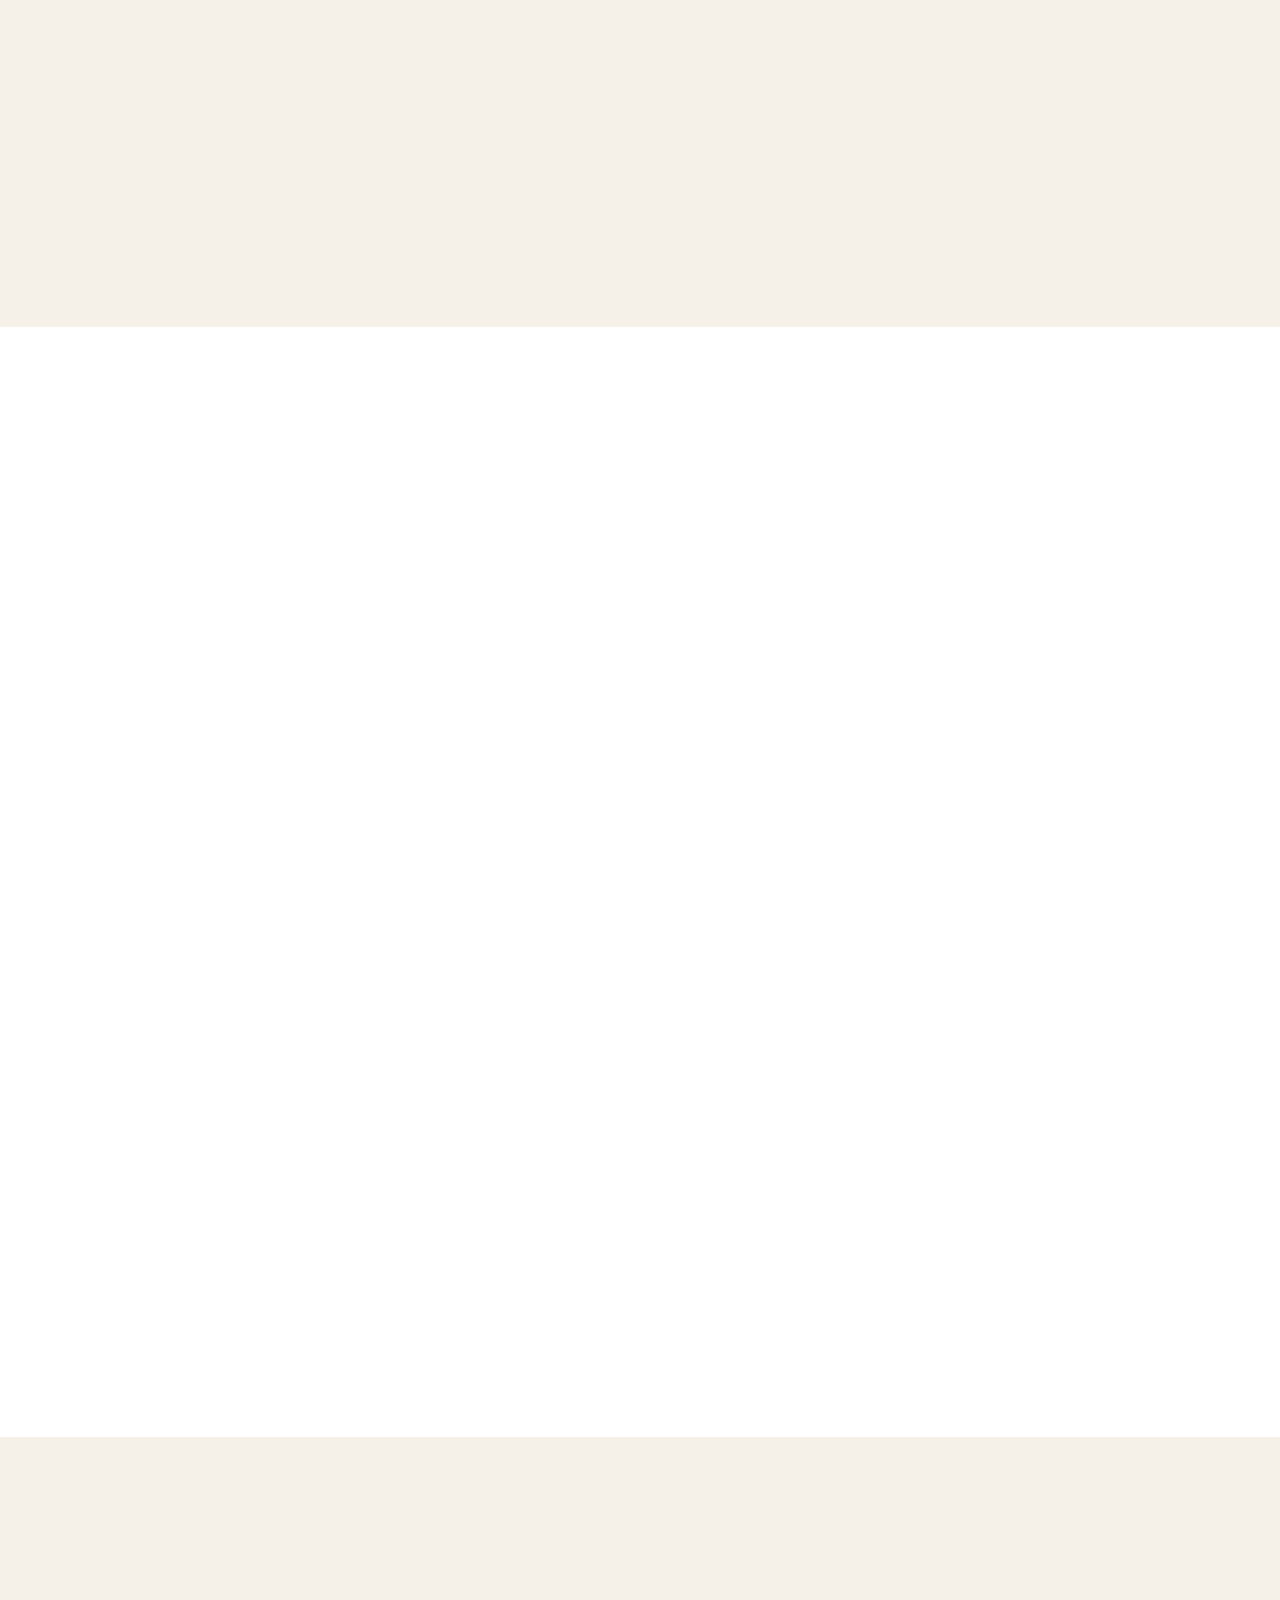
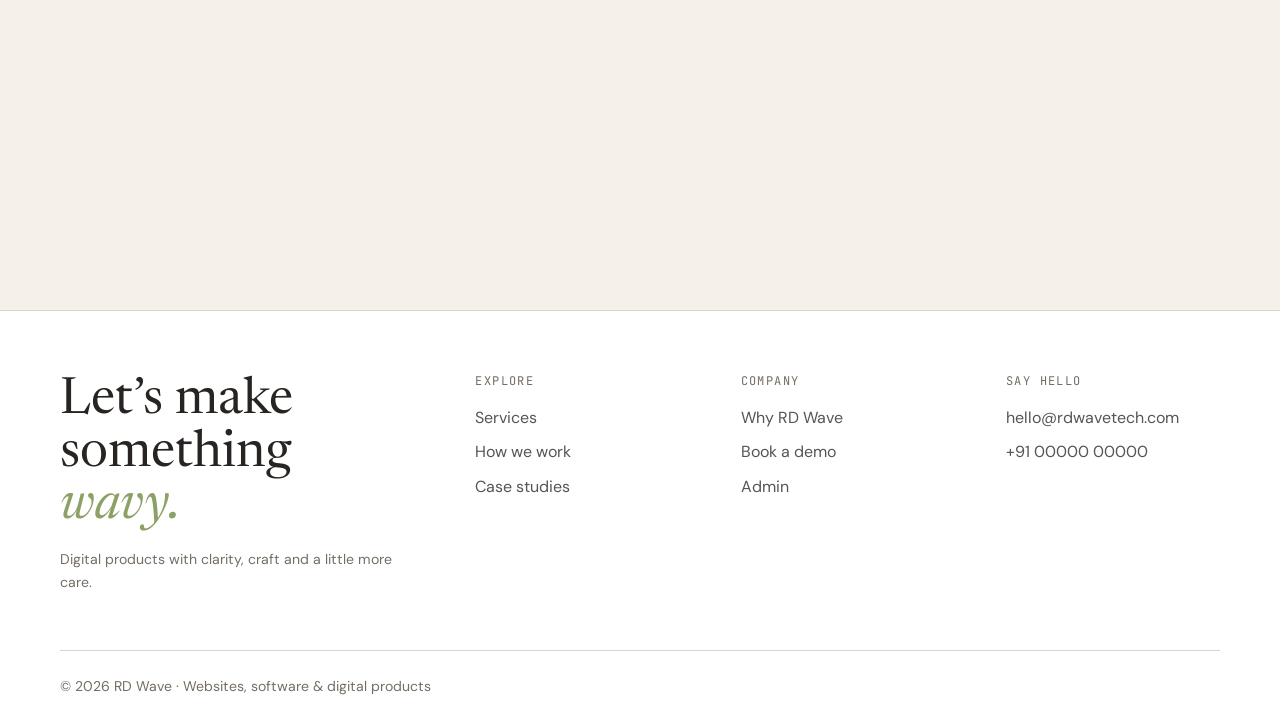
<file: why_choose_us.html>
<!DOCTYPE html>
<html lang="en">
<head>
<meta charset="utf-8"><meta name="viewport" content="width=device-width, initial-scale=1, viewport-fit=cover">
<meta name="description" content="Why teams choose RD Wave for their websites and digital products.">
<title>Why RD Wave — Digital products, thoughtfully built</title>
<link rel="preconnect" href="https://fonts.googleapis.com"><link rel="preconnect" href="https://fonts.gstatic.com" crossorigin>
<link href="https://fonts.googleapis.com/css2?family=Newsreader:ital,opsz,wght@0,6..72,400;0,6..72,500;1,6..72,400;1,6..72,500&family=DM+Sans:wght@400;500;700&family=JetBrains+Mono:wght@400;500&family=Caveat:wght@500;700&display=swap" rel="stylesheet">
<link rel="stylesheet" href="site.css"><script src="theme.js"></script><script src="app.js" defer></script>
</head>
<body data-page="why"><main id="main"></main></body>
</html>
</file>
<file: site.css>
@charset "UTF-8";
:root{
 --bg:#fff;--bg-2:#f7f7f7;--surface:#fff;--ink:#141414;--muted:#626262;--line:#e5e5e5;--shadow-c:#00000016;--glow:#a66b0030;
 --brand:#a66b00;--brand-strong:#875700;--on-brand:#fff;--kraft:#f2e4c4;--manilla:#f5f5f5;--olive:#27654f;--sky:#c85a48;--fig:#8e4a37;
 --dark:#000;--on-dark:#fff;--on-light:#141414;--muted-dark:#aaa;--line-dark:#333;
 --menu-bg:#fff;--menu-ink:#171717;--menu-muted:#666;--menu-line:#dedede;--menu-hover:#f2f2f2;--faq-bg:#fff;
 --f-head:'Newsreader',serif;--f-body:'DM Sans',sans-serif;--f-mono:'JetBrains Mono',monospace;--f-hand:'Caveat',cursive;
 --fs-xs:.75rem;--fs-sm:.88rem;--fs-md:1rem;--fs-lg:1.15rem;--fs-xl:clamp(1.35rem,2.5vw,1.8rem);--fs-2xl:clamp(1.9rem,4vw,3.2rem);--fs-hero:clamp(2.45rem,5.5vw,4.65rem);--fs-num:clamp(2.4rem,5vw,4.2rem);
 --fw-reg:400;--fw-med:500;--fw-bold:700;--lh-tight:1.02;--lh-snug:1.12;--lh-body:1.65;--ls-tight:-.035em;--ls-wide:.12em;
 --s1:.25rem;--s2:.5rem;--s3:.75rem;--s4:1rem;--s5:1.5rem;--s6:2.25rem;--s7:3.5rem;--s8:6rem;--s9:9rem;
 --r-sm:.7rem;--r-md:1.2rem;--r-lg:2rem;--r-xl:2.75rem;--r-pill:999px;--bw:1px;--bw-thick:2px;
 --wrap:76rem;--nav-h:4.5rem;--drawer-w:min(86vw,22rem);--col-main:minmax(0,1.7fr);--col-side:minmax(0,1fr);--col-aside:16rem;
 --shadow:0 1.8rem 3.5rem -1.4rem var(--shadow-c);--blur:1rem;
 --ease:cubic-bezier(.16,1,.3,1);--ease-io:cubic-bezier(.76,0,.24,1);
 --t-fast:200ms;--t-med:500ms;--t-slow:1000ms;--t-page-ms:800;--t-page:calc(var(--t-page-ms)*1ms);--stagger:70ms;--dist:2.2rem;
 --z-nav:50;--z-scrim:60;--z-drawer:70;--z-modal:80;--z-veil:100;--z-bg:-1}
:root[data-theme="dark"]{--bg:#000;--bg-2:#0d0d0d;--surface:#111;--ink:#f6f6f6;--muted:#aaa;--line:#303030;--shadow-c:#000000a0;--glow:#f2bd4e40;--manilla:#111;--dark:#000;--on-dark:#f6f6f6;--on-light:#f6f6f6;--muted-dark:#aaa;--line-dark:#333;--menu-bg:#191919;--menu-ink:#f6f6f6;--menu-muted:#aaa;--menu-line:#393939;--menu-hover:#2b2b2b;--faq-bg:#242424}
*{box-sizing:border-box;margin:0;padding:0}
html{scroll-behavior:smooth;scroll-padding-top:var(--nav-h)}
:root{padding-top:env(safe-area-inset-top,0px);padding-bottom:env(safe-area-inset-bottom,0px)}
body{background:var(--bg);color:var(--ink);font:var(--fw-reg) var(--fs-md)/var(--lh-body) var(--f-body);overflow-x:hidden;transition:background var(--t-med),color var(--t-med)}
a{color:inherit;text-decoration:none}button,input,select,textarea{font:inherit;color:inherit}
h1,h2,h3,h4{font-family:var(--f-head);font-weight:var(--fw-reg);line-height:var(--lh-snug);letter-spacing:var(--ls-tight)}
em{font-style:italic;color:var(--brand)}
.mono{font-family:var(--f-mono);font-size:var(--fs-xs);letter-spacing:var(--ls-wide);text-transform:uppercase;color:var(--muted)}
.hand{font-family:var(--f-hand);font-size:var(--fs-lg);color:var(--brand);font-weight:var(--fw-bold)}
.wrap{max-width:var(--wrap);margin:0 auto;padding:0 var(--s5)}
.sec{padding:clamp(2.75rem,4.2vw,3.75rem) 0}
.bgfx{position:fixed;inset:0;z-index:var(--z-bg);background:none;pointer-events:none}
/* nav */
nav{position:fixed;top:0;left:0;right:0;z-index:var(--z-nav);padding-top:env(safe-area-inset-top,0px);background:var(--bg);border-bottom:var(--bw) solid var(--line)}
nav .wrap{height:var(--nav-h);display:flex;align-items:center;gap:var(--s4)}
.logo{display:flex;align-items:center;gap:var(--s2);font-family:var(--f-head);font-size:var(--fs-lg);letter-spacing:var(--ls-tight);font-weight:var(--fw-med)}
.logo svg{width:2rem;height:2rem;transition:transform var(--t-slow) var(--ease)}.logo:hover svg{transform:rotate(180deg)}
.links{display:flex;gap:var(--s1);margin:0 auto}
.links a{padding:var(--s2) var(--s3);border-radius:var(--r-pill);font-size:var(--fs-sm);font-weight:var(--fw-med);color:var(--muted);transition:all var(--t-fast)}
.links a:hover,.links a.on{color:var(--ink);background:transparent;font-weight:var(--fw-bold)}
.nav-services{position:relative}
.nav-services>button{display:flex;align-items:center;gap:.45rem;padding:var(--s2) var(--s3);border:0;border-radius:var(--r-pill);background:transparent;color:var(--muted);font-size:var(--fs-sm);font-weight:var(--fw-med);cursor:pointer;transition:all var(--t-fast)}
.nav-services>button:hover,.nav-services>button[aria-expanded="true"],.nav-services>button.on{color:var(--ink);background:transparent;font-weight:var(--fw-bold)}
.nav-chevron{width:.42rem;height:.42rem;border-right:1px solid currentColor;border-bottom:1px solid currentColor;transform:rotate(45deg) translateY(-.1rem);transition:transform var(--t-fast)}
.nav-services>button[aria-expanded="true"] .nav-chevron{transform:rotate(225deg) translate(-.1rem,-.1rem)}
#services-menu{position:absolute;top:calc(var(--nav-h) + env(safe-area-inset-top,0px) + .55rem);right:max(calc((100vw - var(--wrap))/2),1rem);width:min(58rem,calc(100vw - 2rem));padding:var(--s5);display:grid;grid-template-columns:minmax(12rem,.82fr) minmax(0,2fr);gap:var(--s5);border:1px solid var(--menu-line);border-radius:1rem;background:var(--menu-bg);color:var(--menu-ink);box-shadow:0 1.8rem 4rem #0002;opacity:0;visibility:hidden;transform:translateY(.6rem);transition:opacity var(--t-fast),transform var(--t-fast),visibility var(--t-fast)}
#services-menu.open{opacity:1;visibility:visible;transform:none}
.service-menu-groups{display:grid;align-content:start;gap:.2rem;padding-right:var(--s4);border-right:1px solid var(--menu-line)}
.service-menu-groups button{display:flex;justify-content:space-between;align-items:center;gap:var(--s2);padding:.68rem .75rem;border:0;border-radius:.45rem;background:transparent;color:var(--menu-muted);text-align:left;font-size:var(--fs-sm);cursor:pointer;transition:color var(--t-fast),font-weight var(--t-fast)}
.service-menu-groups button:hover,.service-menu-groups button.active{background:transparent;color:var(--menu-ink);font-weight:var(--fw-bold)}
.service-menu-groups button span:last-child{color:var(--brand)}
.service-menu-detail{display:flex;flex-direction:column;min-width:0}
.service-menu-heading{display:flex;justify-content:space-between;align-items:start;gap:var(--s4);padding:0 0 var(--s4);border-bottom:1px solid var(--menu-line)}
.service-menu-heading span{display:block;color:var(--menu-muted);font-family:var(--f-mono);font-size:.68rem;letter-spacing:.1em;text-transform:uppercase}
.service-menu-heading h3{margin-top:.25rem;color:var(--menu-ink);font-size:var(--fs-xl)}
.service-menu-heading p{max-width:22rem;color:var(--menu-muted);font-size:var(--fs-sm)}
.service-menu-items{display:grid;grid-template-columns:repeat(2,minmax(0,1fr));gap:.15rem var(--s4);padding:var(--s3) 0}
.service-menu-items a{padding:.52rem .75rem;border-radius:0;color:var(--menu-ink);font-size:var(--fs-sm);line-height:1.35;transition:color var(--t-fast),font-weight var(--t-fast)}
.service-menu-items a:nth-child(odd){border-right:1px solid var(--menu-line)}
.service-menu-items a:hover,.service-menu-items a.active{background:transparent;color:var(--brand);font-weight:var(--fw-bold)}
.service-menu-footer{display:flex;justify-content:space-between;align-items:center;gap:var(--s4);margin-top:auto;padding-top:var(--s3);border-top:1px solid var(--menu-line)}
.service-menu-footer a{color:var(--menu-ink);font-size:var(--fs-sm);text-decoration:underline;text-underline-offset:.2rem}
.service-menu-footer span{color:var(--menu-muted);font-size:var(--fs-xs)}
.acts{display:flex;gap:var(--s2);align-items:center}
.ib{width:2.6rem;height:2.6rem;border-radius:50%;border:var(--bw) solid var(--line);background:var(--surface);cursor:pointer;display:grid;place-items:center;transition:transform var(--t-med) var(--ease)}
.ib:hover{transform:rotate(20deg) scale(1.08)}.burger{display:none}
.btn{display:inline-flex;align-items:center;gap:var(--s2);padding:var(--s3) var(--s5);border-radius:var(--r-pill);border:var(--bw) solid transparent;cursor:pointer;font-weight:var(--fw-med);background:var(--brand);color:var(--on-brand);transition:transform var(--t-med) var(--ease),background var(--t-fast),box-shadow var(--t-med)}
.btn:hover{background:var(--brand-strong);transform:translateY(-.15rem);box-shadow:0 .8rem 1.6rem -.5rem var(--glow)}
.btn.dark{background:var(--ink);color:var(--bg)}.btn.dark:hover{background:var(--muted)}
.btn.ghost{background:transparent;color:var(--ink);border-color:var(--line)}.btn.ghost:hover{background:var(--bg-2)}
.btn.sm{padding:var(--s2) var(--s4);font-size:var(--fs-sm)}
/* drawer */
#scrim{position:fixed;inset:0;z-index:var(--z-scrim);background:var(--dark);opacity:0;visibility:hidden;transition:all var(--t-med)}
#scrim.open{opacity:.55;visibility:visible}
#drawer{position:fixed;top:0;bottom:0;left:0;width:var(--drawer-w);z-index:var(--z-drawer);background:var(--bg);border-right:var(--bw) solid var(--line);padding:calc(var(--s6) + env(safe-area-inset-top,0px)) var(--s5) var(--s5);transform:translateX(-102%);transition:transform var(--t-slow) var(--ease);display:flex;flex-direction:column;gap:var(--s2);overflow-y:auto}
#drawer.open{transform:none}
#drawer a.dl{font-family:var(--f-head);font-size:var(--fs-xl);padding:var(--s2) 0;border-bottom:var(--bw) solid var(--line);opacity:0;transform:translateX(-1.5rem);transition:all var(--t-slow) var(--ease);transition-delay:calc(var(--i)*60ms)}
#drawer.open a.dl{opacity:1;transform:none}#drawer a.dl.on{color:var(--brand);font-weight:var(--fw-bold)}
/* veil transition */
.veil{position:fixed;inset:0;z-index:var(--z-veil);pointer-events:none;clip-path:circle(0 at var(--cx,50%) var(--cy,50%));transition:clip-path var(--t-page) var(--ease-io),transform var(--t-page) var(--ease-io);display:grid;place-items:center}
.veil.a{background:var(--dark)}.veil.b{background:var(--brand);transition-delay:calc(var(--stagger)*2),0s;z-index:calc(var(--z-veil) + 1)}
.veil.in{clip-path:circle(150% at var(--cx,50%) var(--cy,50%))}
.veil.out{transform:translateY(-101%);clip-path:circle(150% at var(--cx,50%) var(--cy,50%))}
.veil.b.out{transition-delay:0s}.veil.a.out{transition-delay:calc(var(--stagger)*2)}
.veil.reset{transition:none}
#vt{font-family:var(--f-head);font-size:var(--fs-hero);color:var(--on-brand);letter-spacing:var(--ls-tight);opacity:0;transform:translateY(1.5rem);transition:all var(--t-med) var(--ease)}
.veil.b.in #vt{opacity:1;transform:none;transition-delay:var(--t-med)}
/* reveal */
.rv{opacity:0;transform:translateY(var(--dist)) scale(.98);filter:blur(.5rem);transition:opacity var(--t-slow) var(--ease),transform var(--t-slow) var(--ease),filter var(--t-slow) var(--ease);transition-delay:calc(var(--i,0)*var(--stagger))}
.rv.in{opacity:1;transform:none;filter:none}
.w{display:inline-block;overflow:hidden;vertical-align:top;padding-bottom:.12em;margin-bottom:-.12em}
.w span{display:inline-block;transform:translateY(115%);transition:transform var(--t-slow) var(--ease);transition-delay:calc(var(--i)*var(--stagger))}
.go .w span{transform:none}
/* generic */
.head{margin-bottom:var(--s5);max-width:50rem}.head h2{font-size:var(--fs-2xl);line-height:var(--lh-tight);margin:var(--s3) 0}.head p{color:var(--muted);font-size:var(--fs-md)}
.tag{display:inline-flex;gap:var(--s2);align-items:center;padding:var(--s1) var(--s3);border-radius:var(--r-pill);border:var(--bw) solid var(--line);background:var(--surface);font-family:var(--f-mono);font-size:var(--fs-xs);letter-spacing:var(--ls-wide);text-transform:uppercase}
.tag::before{content:"";width:.5rem;height:.5rem;border-radius:50%;background:var(--brand)}
.split{display:grid;grid-template-columns:var(--col-main) var(--col-side);gap:var(--s7);align-items:start}
.side{position:sticky;top:calc(var(--nav-h) + var(--s5))}.stack{display:grid;gap:var(--s5)}
.card{background:var(--surface);border:var(--bw) solid var(--line);border-radius:var(--r-lg);padding:var(--s6);transition:transform var(--t-med) var(--ease),box-shadow var(--t-med),border-color var(--t-med)}
.card:hover{transform:translateY(-.3rem);box-shadow:var(--shadow);border-color:var(--brand)}
.card h3{font-size:var(--fs-xl);margin:var(--s3) 0}.card p{color:var(--muted)}
.t1,.t3,.t4,.t6{color:var(--on-brand)}.t2,.t5{color:var(--on-light)}
.t1{background:var(--brand)}.t2{background:var(--kraft)}.t3{background:var(--olive)}.t4{background:var(--sky)}.t5{background:var(--manilla)}.t6{background:var(--fig)}
.card[class*=" t"] p,.card[class*=" t"] .mono{color:inherit;opacity:.85}.card[class*=" t"]{border-color:transparent}
.num{font-family:var(--f-head);font-size:var(--fs-num);line-height:var(--lh-tight);font-style:italic}
.list{list-style:none;display:grid;gap:var(--s2);margin-top:var(--s4)}.list li::before{content:"✺ ";color:var(--brand)}.t1 .list li::before,.t3 .list li::before,.t4 .list li::before,.t6 .list li::before{color:inherit}
.tall{min-height:20rem;display:flex;flex-direction:column;justify-content:space-between}
.bento{display:grid;grid-template-columns:repeat(6,1fr);gap:var(--s4)}.b2{grid-column:span 2}.b3{grid-column:span 3}.b4{grid-column:span 4}
.chips{display:flex;flex-wrap:wrap;gap:var(--s2)}.chips span{padding:var(--s2) var(--s4);border-radius:var(--r-pill);border:var(--bw) solid var(--line);background:var(--surface);font-size:var(--fs-sm);transition:all var(--t-fast)}.chips span:hover{background:var(--brand);color:var(--on-brand);transform:translateY(-.15rem)}
.cta-row{display:flex;gap:var(--s3);flex-wrap:wrap;margin-top:var(--s5)}
/* hero */
.hero{display:grid;grid-template-columns:var(--col-main) var(--col-side);gap:var(--s6);align-items:center;min-height:calc(100vh - var(--nav-h) - var(--s7));padding:var(--s7) 0}
.hero h1{font-size:var(--fs-hero);line-height:var(--lh-tight);margin:var(--s5) 0}
.hero .lead{font-size:var(--fs-lg);color:var(--muted);max-width:36rem}
.hero-banner{position:relative;display:grid;place-items:center;min-height:min(48rem,100svh);overflow:hidden;padding:calc(var(--nav-h) + 3.5rem) var(--s5) 4.5rem;background:var(--hero-bg);color:var(--hero-ink)}
.hero-copy{position:relative;z-index:2;max-width:51rem;text-align:center}
.hero-banner .tag{background:transparent;border-color:var(--hero-line);color:var(--hero-muted)}
.hero-banner .tag::before{background:var(--brand)}
.hero-banner h1{font-size:var(--fs-hero);line-height:1.04;margin:var(--s5) auto;max-width:52rem}
.hero-banner h1 em{color:var(--brand)}
.hero-banner p{max-width:38rem;margin:0 auto;color:var(--hero-muted);font-size:var(--fs-lg)}
.hero-banner .cta-row{justify-content:center}
.hero-banner .btn{background:var(--brand);color:var(--on-brand)}
.hero-banner .btn:hover{background:var(--brand-strong)}
.hero-banner .btn.ghost{border-color:var(--hero-line);background:transparent;color:var(--hero-ink)}
.hero-banner .btn.ghost:hover{background:#ffffff16}
.hero-proof{display:block;margin-top:var(--s5);color:var(--hero-muted);font-family:var(--f-mono);font-size:var(--fs-xs);letter-spacing:.1em;text-transform:uppercase}
.hero-decorations{position:absolute;inset:calc(var(--nav-h) + 1rem) 0 0;max-width:var(--wrap);margin:auto;pointer-events:none}
.hero-tile{position:absolute;display:grid;gap:.45rem;width:11.5rem;padding:var(--s4);border:1px solid #ffffff38;border-radius:var(--r-md);background:#ffffff0d;color:#fff;box-shadow:0 1.25rem 2.5rem #0002}
.hero-tile small{color:var(--muted);font-size:var(--fs-xs)}
.hero-tile strong{font-family:var(--f-head);font-size:var(--fs-lg);font-weight:var(--fw-reg)}
.hero-tile .tile-label{font-family:var(--f-mono);font-size:.62rem;letter-spacing:.1em;text-transform:uppercase;color:var(--brand)}
.tile-lines{display:grid;gap:.3rem;margin-top:.25rem}
.tile-lines i{height:.24rem;border-radius:var(--r-pill);background:#ffffff65}
.tile-lines i:nth-child(2){width:72%}.tile-lines i:nth-child(3){width:48%}
.hero-tile.one{top:12%;left:2%}.hero-tile.two{top:24%;right:2%}.hero-tile.three{bottom:15%;left:8%}.hero-tile.four{right:7%;bottom:12%}
.pagehero{padding:5rem 0 2.5rem}.pagehero h1{font-size:var(--fs-hero);line-height:var(--lh-tight);margin:var(--s4) 0;max-width:60rem}.pagehero p{font-size:var(--fs-md);color:var(--muted);max-width:40rem}
.orb{position:relative;aspect-ratio:1;max-width:26rem;width:100%;margin:0 auto}
.orb .core{position:absolute;inset:12%;border-radius:50%;background:radial-gradient(circle at 30% 30%,var(--kraft),var(--brand) 60%,var(--brand-strong));box-shadow:var(--shadow);animation:breathe 6s var(--ease-io) infinite alternate}
.orb .ring{position:absolute;inset:0;border-radius:50%;border:var(--bw-thick) dashed var(--brand);animation:spin 30s linear infinite}
.orb .ring.r2{inset:-8%;border-style:solid;border-color:var(--line);animation-direction:reverse;animation-duration:45s}
.fl{position:absolute;padding:var(--s2) var(--s4);border-radius:var(--r-pill);background:var(--surface);border:var(--bw) solid var(--line);box-shadow:var(--shadow);font-size:var(--fs-sm);font-weight:var(--fw-med);animation:bob 5s var(--ease-io) infinite alternate;white-space:nowrap}
.f1{top:6%;left:-8%}.f2{top:44%;right:-10%;animation-delay:-2s}.f3{bottom:6%;left:6%;animation-delay:-3.5s}
@keyframes spin{to{transform:rotate(360deg)}}@keyframes breathe{to{transform:scale(1.06)}}@keyframes bob{to{transform:translateY(-.9rem)}}
.marquee{overflow:hidden;border-block:var(--bw) solid var(--line);padding:var(--s5) 0}.marquee div{display:flex;gap:var(--s8);width:max-content;animation:mq 35s linear infinite;font-family:var(--f-head);font-size:var(--fs-xl);color:var(--muted);white-space:nowrap}.marquee span:nth-child(3n){font-style:italic;color:var(--brand)}
@keyframes mq{to{transform:translateX(-50%)}}
/* bands */
.band{background:var(--dark);color:var(--on-dark);border-radius:var(--r-xl);padding:clamp(3rem,5vw,4.25rem) clamp(2rem,4vw,3.25rem);position:relative;overflow:hidden}
.band::after{content:none}
.band .mono,.band p{color:var(--muted-dark)}.band h2{font-size:var(--fs-2xl);position:relative;z-index:1}
.clay{background:var(--brand);color:var(--on-brand);border-radius:var(--r-xl);padding:clamp(3rem,5vw,4.25rem) clamp(2rem,4vw,3.25rem)}.clay .mono,.clay p{color:inherit;opacity:.85}.clay h2{font-size:var(--fs-2xl)}
.stats{display:grid;grid-template-columns:repeat(auto-fit,minmax(11rem,1fr));gap:var(--s6);margin-top:var(--s7);position:relative;z-index:1}.stats b{display:block;font-family:var(--f-head);font-weight:var(--fw-reg);font-size:var(--fs-num);line-height:var(--lh-tight);color:var(--kraft)}
/* timeline */
.tl{position:relative;display:grid;gap:var(--s6);padding-left:var(--s7)}.tl::before{content:"";position:absolute;left:1rem;top:0;bottom:0;width:var(--bw-thick);background:linear-gradient(var(--brand),var(--line))}
.tl .st{position:relative}.tl .st::before{content:"";position:absolute;left:calc(-1*var(--s7) + .5rem);top:.6rem;width:1.1rem;height:1.1rem;border-radius:50%;background:var(--bg);border:var(--bw-thick) solid var(--brand)}
.tl .st h3{font-size:var(--fs-xl);margin:var(--s2) 0}.tl .st p{color:var(--muted);max-width:36rem}
.steps4{display:grid;grid-template-columns:repeat(auto-fit,minmax(14rem,1fr));gap:var(--s4)}
/* table, faq */
.tblw{overflow-x:auto;border:var(--bw) solid var(--line);border-radius:var(--r-lg);background:var(--surface)}
table{width:100%;border-collapse:collapse;font-size:var(--fs-sm)}th,td{text-align:left;padding:var(--s4);border-bottom:var(--bw) solid var(--line);white-space:nowrap}tr:last-child td{border:0}th{font-family:var(--f-mono);font-size:var(--fs-xs);letter-spacing:var(--ls-wide);text-transform:uppercase;color:var(--muted)}td.y{color:var(--olive);font-weight:var(--fw-bold)}td.n{color:var(--muted)}
details{border-bottom:var(--bw) solid var(--line);padding:var(--s4) 0}summary{cursor:pointer;list-style:none;font-family:var(--f-head);font-size:var(--fs-xl);display:flex;justify-content:space-between;gap:var(--s4)}summary::-webkit-details-marker{display:none}summary::after{content:"+";color:var(--brand);transition:transform var(--t-med) var(--ease)}details[open] summary::after{transform:rotate(135deg)}details p{color:var(--muted);margin-top:var(--s3);max-width:44rem}
.faq-section{background:var(--faq-bg)}
.faq-wrap{max-width:55rem;margin:0 auto}
.faq-title{margin:0 0 var(--s6);text-align:center;font-size:var(--fs-2xl)}
.faq-list details{padding:var(--s5) 0}
.faq-list summary{align-items:center;font-size:var(--fs-lg);font-weight:var(--fw-med)}
.faq-list details p{max-width:48rem;font-size:var(--fs-md);line-height:1.7}
.faq-list summary::after{content:"+";flex:none;font-family:var(--f-body);font-size:var(--fs-lg);font-weight:var(--fw-reg)}
.faq-list details[open] summary::after{content:"−";transform:none}
.cta{background:var(--bg-2);color:var(--ink);border:1px solid var(--line);border-radius:var(--r-xl);padding:clamp(3rem,5vw,4.25rem) clamp(2rem,4vw,3.25rem);text-align:center}.cta h2{font-size:var(--fs-2xl);max-width:46rem;margin:var(--s3) auto}.cta p{max-width:34rem;margin:0 auto}.cta .cta-row{justify-content:center}
/* testimonials */
.tsl{position:relative;min-height:18rem;overflow:hidden}.tq{position:absolute;inset:0;opacity:0;transform:translateX(3rem);transition:all var(--t-slow) var(--ease);pointer-events:none}.tq.on{opacity:1;transform:none;pointer-events:auto}
.tq blockquote{font-family:var(--f-head);font-size:var(--fs-2xl);line-height:var(--lh-snug);letter-spacing:var(--ls-tight);max-width:52rem}.tq blockquote::before{content:"“";display:block;font-size:var(--fs-hero);color:var(--brand);line-height:.6}
.who{display:flex;gap:var(--s3);align-items:center;margin-top:var(--s5)}.av{width:3rem;height:3rem;border-radius:50%;display:grid;place-items:center;font-family:var(--f-head);font-size:var(--fs-lg)}
.dots{display:flex;gap:var(--s2);margin-top:var(--s5)}.dots button{width:.7rem;height:.7rem;border-radius:var(--r-pill);border:0;background:var(--line);cursor:pointer;transition:all var(--t-med) var(--ease)}.dots button.on{width:2.4rem;background:var(--brand)}
.tgrid{columns:3 17rem;column-gap:var(--s4)}.tgrid .card{break-inside:avoid;margin-bottom:var(--s4)}.tgrid q{font-family:var(--f-head);font-size:var(--fs-lg);line-height:var(--lh-snug);quotes:none}
/* dashboard metrics */
.price{font-family:var(--f-head);font-size:var(--fs-2xl);line-height:var(--lh-tight);letter-spacing:var(--ls-tight)}
/* cases */
.cs{display:grid;grid-template-columns:var(--col-aside) minmax(0,1fr);gap:var(--s6);align-items:start}
.cs aside{position:sticky;top:calc(var(--nav-h) + var(--s5));display:grid;gap:var(--s2)}
.cs aside button{display:flex;justify-content:space-between;text-align:left;padding:var(--s3) var(--s4);border-radius:var(--r-md);border:var(--bw) solid var(--line);background:var(--surface);cursor:pointer;transition:all var(--t-fast)}
.cs aside button:hover{border-color:var(--brand)}.cs aside button.on{background:var(--ink);color:var(--bg);border-color:var(--ink)}
.clist{display:grid;gap:var(--s4)}
.case{display:grid;grid-template-columns:minmax(0,1fr) minmax(0,1.2fr);gap:var(--s5);padding:var(--s4);cursor:pointer;align-items:center}
.case h3{font-size:var(--fs-xl);margin:var(--s2) 0}.case .go{color:var(--brand);font-weight:var(--fw-med)}
.vis{aspect-ratio:16/10;border-radius:var(--r-md);position:relative;overflow:hidden;display:grid;place-items:center}
.vis i{position:absolute;left:10%;height:.55rem;border-radius:var(--r-pill);background:var(--surface);opacity:.75}.vis i:nth-child(1){top:12%;width:20%}.vis i:nth-child(2){top:22%;width:45%;opacity:.45}.vis i:nth-child(3){bottom:14%;width:60%;opacity:.35}
.vis b{font-family:var(--f-head);font-style:italic;font-weight:var(--fw-reg);font-size:var(--fs-hero);line-height:1;opacity:.9;transition:transform var(--t-slow) var(--ease)}.case:hover .vis b,.card:hover .vis b{transform:scale(1.15) rotate(-4deg)}
.vis.big{aspect-ratio:21/9}
.back{display:inline-flex;gap:var(--s2);margin-bottom:var(--s5);color:var(--muted)}.back:hover{color:var(--brand)}
.facts{display:grid;gap:var(--s4)}.facts div{border-bottom:var(--bw) solid var(--line);padding-bottom:var(--s3)}.facts b{display:block;font-family:var(--f-head);font-weight:var(--fw-reg);font-size:var(--fs-lg)}
.service-catalogue{display:grid;gap:var(--s7)}
.service-family{padding:var(--s7);border:1px solid var(--line);border-radius:var(--r-xl);background:var(--surface)}
.service-family-head{display:grid;grid-template-columns:minmax(0,1fr) minmax(15rem,.7fr);gap:var(--s5);align-items:end;margin-bottom:var(--s5)}
.service-family-head h2{margin:var(--s2) 0;font-size:var(--fs-2xl)}
.service-family-head p{max-width:34rem;color:var(--muted)}
.service-items{display:grid;grid-template-columns:repeat(3,minmax(0,1fr));gap:var(--s3)}
.service-item{display:flex;flex-direction:column;align-items:flex-start;min-height:14rem;padding:var(--s5);border:1px solid var(--line);border-radius:var(--r-md);background:var(--bg);transition:transform var(--t-med) var(--ease),border-color var(--t-fast),box-shadow var(--t-med)}
.service-item:hover{transform:translateY(-.2rem);border-color:var(--brand);box-shadow:var(--shadow)}
.service-item .mono{font-size:.65rem}
.service-item h3{margin:var(--s3) 0;font-size:var(--fs-lg)}
.service-item p{color:var(--muted);font-size:var(--fs-sm)}
.service-item a{margin-top:auto;padding-top:var(--s4);color:var(--brand-strong);font-size:var(--fs-sm);font-weight:var(--fw-med)}
.service-item a:hover{text-decoration:underline;text-underline-offset:.2rem}
.service-detail-grid{display:grid;grid-template-columns:minmax(0,1.5fr) minmax(15rem,.8fr);gap:var(--s5);align-items:start}
.service-detail-content{display:grid;gap:var(--s4)}
.service-detail-content .card p{max-width:50rem}
.service-detail-list{display:grid;gap:var(--s3);margin-top:var(--s4);list-style:none}
.service-detail-list li{padding-left:1.5rem;position:relative;color:var(--muted)}
.service-detail-list li::before{content:"✺";position:absolute;left:0;color:var(--brand)}
.drawer-services{display:grid;gap:var(--s2);padding:var(--s3) 0;border-bottom:1px solid var(--line)}
.drawer-services>summary{font-family:var(--f-mono);font-size:var(--fs-xs);letter-spacing:var(--ls-wide);text-transform:uppercase;color:var(--muted)}
.drawer-service-group{border-top:1px solid var(--line);padding-top:var(--s2)}
.drawer-service-group summary{font-family:var(--f-body);font-size:var(--fs-sm);font-weight:var(--fw-med)}
.drawer-service-links{display:grid;gap:.1rem;padding:.3rem 0 .4rem var(--s3)}
.drawer-service-links a{padding:.35rem 0;color:var(--muted);font-size:var(--fs-sm)}
.drawer-service-links a:hover{color:var(--ink);font-weight:var(--fw-bold)}
/* forms/admin */
label{display:grid;gap:var(--s1);font-size:var(--fs-sm);font-weight:var(--fw-med)}
input,select,textarea{padding:var(--s3) var(--s4);border-radius:var(--r-md);border:var(--bw) solid var(--line);background:var(--bg);outline:0;transition:all var(--t-fast)}input:focus,select:focus,textarea:focus{border-color:var(--brand);box-shadow:0 0 0 .25rem var(--glow)}
.fg{display:grid;grid-template-columns:1fr 1fr;gap:var(--s4)}.fg .full{grid-column:1/-1}.ok{display:none;padding:var(--s4);border-radius:var(--r-md);background:var(--olive);color:var(--on-brand);margin-top:var(--s4)}
.kpis{display:grid;grid-template-columns:repeat(auto-fit,minmax(10rem,1fr));gap:var(--s4);margin-bottom:var(--s5)}
/* popup + footer */
#pop{position:fixed;inset:0;z-index:var(--z-modal);display:grid;place-items:center;padding:var(--s5);background:color-mix(in srgb,var(--dark) 60%,transparent);backdrop-filter:blur(var(--blur));opacity:0;visibility:hidden;transition:all var(--t-med)}#pop.show{opacity:1;visibility:visible}
#pop .card{max-width:32rem;text-align:center;position:relative;transform:translateY(3rem) scale(.9);transition:transform var(--t-slow) var(--ease)}#pop.show .card{transform:none}#pop .card:hover{transform:none}
#pop h3{font-size:var(--fs-2xl);line-height:var(--lh-tight)}.x{position:absolute;top:var(--s4);right:var(--s4)}
footer{background:#000;color:var(--on-dark);margin-top:4rem;padding:4.5rem 0 2rem}footer .grid{display:grid;grid-template-columns:2fr 1fr 1fr 1fr;gap:var(--s6)}footer h4{font-family:var(--f-mono);font-size:var(--fs-xs);letter-spacing:var(--ls-wide);text-transform:uppercase;color:var(--muted-dark);margin-bottom:var(--s3)}footer a{display:block;color:var(--on-dark);padding:var(--s1) 0;opacity:.85}footer a:hover{color:var(--brand);opacity:1}footer .big{font-family:var(--f-head);font-size:var(--fs-2xl);line-height:var(--lh-tight);max-width:20rem}.copy{margin-top:var(--s7);padding-top:var(--s5);border-top:var(--bw) solid var(--line-dark);color:var(--muted-dark);font-size:var(--fs-sm)}
@media(max-width:900px){
 .links,nav .btn.nv{display:none}#services-menu{display:none}.burger{display:grid}nav .acts{margin-left:auto}
 .split,.hero,.cs,.case{grid-template-columns:1fr}.side,.cs aside{position:static}
 .cs aside{display:flex;overflow-x:auto;padding-bottom:var(--s2)}.cs aside button{white-space:nowrap;gap:var(--s3)}
 .b2,.b3,.b4{grid-column:span 6}.fg{grid-template-columns:1fr}.hero{min-height:0}.orb{max-width:18rem;margin:var(--s6) auto}.f1{left:0}.f2{right:0}
 footer .grid{grid-template-columns:repeat(2,minmax(0,1fr))}footer .grid>div{min-width:0}footer a{overflow-wrap:anywhere}.sec{padding:3rem 0}.band,.clay,.cta{padding:2.75rem var(--s5);border-radius:var(--r-lg)}.tsl{min-height:18rem}
 .service-family{padding:var(--s5)}.service-family-head{grid-template-columns:1fr;gap:var(--s2)}.service-items{grid-template-columns:repeat(2,minmax(0,1fr))}.service-detail-grid{grid-template-columns:1fr}}
@media(max-width:700px){.hero-banner{min-height:42rem;padding:calc(var(--nav-h) + 3rem) var(--s5) 3rem}.hero-decorations{inset:calc(var(--nav-h) + 1rem) var(--s3) 1rem}.hero-tile{width:8rem;padding:.65rem;gap:.25rem}.hero-tile.one{top:1%;left:0}.hero-tile.two{top:1%;right:0}.hero-tile.three,.hero-tile.four{display:none}.hero-tile strong{font-size:var(--fs-sm)}.hero-tile small{font-size:.65rem}.hero-tile .tile-lines{display:none}.hero-copy{padding:5rem 0}.hero-banner p{font-size:var(--fs-md)}}
@media(max-width:560px){.service-items{grid-template-columns:1fr}.service-item{min-height:0}.service-family{border-radius:var(--r-lg)}.hero-copy{padding:5rem 0}}
@media(prefers-reduced-motion:reduce){*{animation:none!important;transition-duration:1ms!important}}

/* Shared multi-page shell and theme-aware visual system */
:root{
 --brand:#a66b00;--brand-strong:#875700;--on-brand:#fff;--kraft:#f2e4c4;--olive:#27654f;
 --wrap:88rem;--nav-h:4.25rem;--t-fast:160ms;--t-med:280ms;--t-slow:460ms;--stagger:38ms;--dist:1rem;
 --hero-bg:#fff;--hero-ink:#141414;--hero-muted:#626262;--hero-card:#ffffff;--hero-line:#a66b0055;--hero-pattern:transparent;
}

html{scroll-behavior:smooth;scroll-padding-top:calc(var(--nav-h) + 4rem)}
body{min-width:320px}
body.popup-open{overflow:hidden}
.wrap{max-width:var(--wrap);padding-inline:clamp(1.25rem,3vw,2.25rem)}
.site-header{position:sticky;top:0;z-index:var(--z-nav);background:var(--bg);border-bottom:1px solid var(--line);transition:background var(--t-med),border-color var(--t-med)}
.topbar{background:var(--bg-2);border-bottom:1px solid var(--line);font-size:.76rem;line-height:1.2}
.topbar .wrap,nav .wrap,footer .wrap{max-width:none;padding-inline:60px}
.topbar-inner,.topbar-contact,.topbar-actions,.social-links{display:flex;align-items:center}
.topbar-inner{min-height:2.4rem;justify-content:space-between;gap:1rem}
.topbar-contact,.topbar-actions{gap:1.2rem}
.topbar-contact a,.topbar-book{color:var(--muted);transition:color var(--t-fast)}
.topbar-contact a:hover,.topbar-book:hover{color:var(--brand)}
.topbar-book{display:none;align-items:center;gap:.45rem;padding:.45rem .7rem;border:1px solid var(--ink);border-radius:0;color:var(--ink);font-weight:var(--fw-bold);white-space:nowrap;transition:background var(--t-fast),color var(--t-fast)}
.topbar-book:hover{background:var(--ink);color:var(--bg)}
.drawer-head{display:flex;align-items:center;justify-content:space-between;margin-bottom:var(--s4)}
.drawer-head .logo{margin:0}
.drawer-head .ib{flex:none}
.social-links{gap:.65rem}
.social-links a{display:grid;place-items:center;width:1.55rem;height:1.55rem;border:1px solid var(--line);color:var(--muted);font-size:.68rem;font-weight:var(--fw-bold);transition:border-color var(--t-fast),color var(--t-fast)}
.social-links a:hover{border-color:var(--brand);color:var(--brand)}
nav{position:relative;top:auto;left:auto;right:auto;z-index:auto;padding:0;background:var(--bg);border:0}
nav .wrap{height:var(--nav-h);gap:clamp(1rem,3vw,2.5rem)}
.links{gap:.15rem}
.links a,.nav-services>button{padding:.65rem .7rem;border-radius:0}
.nav-services>button{height:100%}
.acts{gap:.65rem}
.ib{border-radius:0;width:2.5rem;height:2.5rem}
.btn{border-radius:0}
.btn.nv{min-height:2.65rem;padding:.65rem 1rem}
#services-menu{top:calc(100% + .5rem);right:60px;width:min(58rem,calc(100vw - 120px));border-radius:0}
.service-menu-groups button,.service-menu-items a{border-radius:0}
.service-menu-heading{display:block;padding:0 0 var(--s3)}
.service-menu-heading>div>span,.service-menu-heading p{display:none}
.service-menu-heading h3{margin:0;color:var(--brand);font-family:var(--f-mono);font-size:.75rem;letter-spacing:var(--ls-wide);text-transform:uppercase}
#scrim{z-index:var(--z-scrim)}
#drawer{top:0}
.veil{display:none}
.rv{transform:translateY(14px);filter:blur(2px);transition-duration:460ms;transition-delay:min(calc(var(--i,0)*var(--stagger)),280ms)}
.rv.in{transform:none;filter:none}
.w span{transition-duration:460ms;transition-delay:min(calc(var(--i,0)*var(--stagger)),280ms)}
.page-enter{animation:page-enter 420ms var(--ease) both}
@keyframes page-enter{from{opacity:0;transform:translateY(10px)}to{opacity:1;transform:none}}
.breadcrumbs{display:flex;align-items:center;gap:.6rem;padding-top:1.25rem;color:var(--muted);font-size:.78rem}
.breadcrumbs::before{content:"";width:.7rem;height:.7rem;flex:none;background:repeating-linear-gradient(135deg,var(--brand) 0 1px,transparent 1px 3px);opacity:.75}
.breadcrumbs a{transition:color var(--t-fast)}
.breadcrumbs a:hover{color:var(--brand)}
.breadcrumbs .crumb-current{color:var(--ink);font-weight:var(--fw-med)}
.breadcrumbs .crumb-separator{color:var(--brand);font-family:var(--f-mono)}
.pagehero{padding:3.4rem 0 2rem}
.pagehero h1{max-width:52rem}
.pagehero p{max-width:42rem}
.sec{padding:clamp(2.6rem,4vw,3.8rem) 0}
.service-catalogue{gap:2.5rem}
.service-family{border-radius:.7rem;padding:clamp(1.5rem,3vw,2.5rem)}
.service-item,.card{border-radius:.6rem}
.service-item{min-height:12.5rem;padding:1.3rem}
.pattern-grid{position:relative;isolation:isolate}
.pattern-grid::after{content:"";position:absolute;inset:0;z-index:-1;pointer-events:none;background-image:linear-gradient(var(--line) 1px,transparent 1px),linear-gradient(90deg,var(--line) 1px,transparent 1px);background-size:28px 28px;opacity:.22;mask-image:linear-gradient(120deg,transparent 5%,#000 100%)}
.pattern-diagonal{position:relative;isolation:isolate}
.pattern-diagonal::after{content:"";position:absolute;inset:0;z-index:-1;pointer-events:none;background:repeating-linear-gradient(135deg,transparent 0 18px,var(--hero-pattern) 18px 20px);mask-image:linear-gradient(120deg,transparent 20%,#000)}
.hero-banner{min-height:min(48rem,calc(100svh - 6.7rem));padding:clamp(3.5rem,6vw,5.5rem) 60px;background:var(--hero-bg);color:var(--hero-ink);transition:background var(--t-med),color var(--t-med)}
.hero-banner::before{content:"";position:absolute;inset:0;pointer-events:none;background-image:linear-gradient(var(--hero-pattern) 1px,transparent 1px),linear-gradient(90deg,var(--hero-pattern) 1px,transparent 1px);background-size:32px 32px;mask-image:linear-gradient(130deg,#000 0%,transparent 76%)}
.hero-layout{position:relative;z-index:1;display:grid;grid-template-columns:minmax(0,1.08fr) minmax(22rem,.92fr);align-items:center;gap:clamp(2.5rem,6vw,6rem);width:min(100%,var(--wrap));margin:auto}
.hero-copy{text-align:left;max-width:42rem}
.hero-copy h1{margin:1.25rem 0}
.hero-copy h1 em{color:var(--brand)}
.hero-banner .tag{border-color:var(--hero-line);color:var(--hero-muted)}
.hero-banner .tag::before{background:var(--brand)}
.hero-banner p{margin:0;color:var(--hero-muted)}
.hero-banner .cta-row{justify-content:flex-start}
.hero-banner .btn{background:var(--brand);color:var(--on-brand)}
.hero-banner .btn:hover{background:var(--brand-strong)}
.hero-banner .btn.ghost{border-color:var(--hero-line);color:var(--hero-ink)}
.hero-banner .btn.ghost:hover{background:var(--hero-card)}
.hero-proof{color:var(--hero-muted)}
.hero-showcase{min-width:0;padding:1rem;border:1px solid var(--hero-line);background:var(--hero-card);box-shadow:0 1.25rem 3.5rem var(--shadow-c)}
.hero-card-viewport{overflow:hidden}
.hero-card-track{display:flex;width:max-content;animation:hero-drift 32s linear infinite}
.hero-showcase[data-paused="true"] .hero-card-track{animation-play-state:paused}
.hero-showcase[data-direction="reverse"] .hero-card-track{animation-direction:reverse}
.hero-card-set{display:grid;grid-template-columns:repeat(2,minmax(9rem,1fr));grid-template-rows:repeat(2,minmax(9rem,1fr));gap:.8rem;width:min(34rem,max(20rem,34vw));padding-right:.8rem}
.hero-tile{position:relative;inset:auto!important;width:auto;min-height:9rem;padding:1.1rem;border-radius:.2rem;border-color:var(--hero-line);background:var(--bg);color:var(--ink);box-shadow:none;overflow:hidden}
.hero-tile:nth-child(2),.hero-tile:nth-child(3){background:var(--bg)}
.hero-tile strong{font-size:clamp(1rem,1.5vw,1.25rem);color:var(--ink)}
.hero-tile small,.hero-tile .tile-label{color:var(--muted)}
.hero-tile .tile-label{font-size:.6rem}
.hero-tile .tile-lines i{background:var(--brand);opacity:.28}
.hero-controls{display:flex;justify-content:space-between;align-items:center;gap:.75rem;padding-top:.8rem;color:var(--muted);font-size:.72rem}
.hero-control-buttons{display:flex;gap:.4rem}
.hero-control-buttons button,.testimonial-controls button{display:grid;place-items:center;width:2.25rem;height:2.25rem;border:1px solid var(--line);background:var(--bg);color:var(--ink);cursor:pointer;transition:color var(--t-fast),border-color var(--t-fast)}
.hero-control-buttons button:hover,.testimonial-controls button:hover{border-color:var(--brand);color:var(--brand)}
@keyframes hero-drift{to{transform:translateX(-50%)}}
.testimonial-section .head{display:flex;align-items:end;justify-content:space-between;gap:2rem;max-width:none}
.testimonial-section .head>div{max-width:48rem}
.testimonial-controls{display:flex;gap:.5rem;flex:none}
.testimonial-panel{display:grid;grid-template-columns:minmax(0,1fr) 15rem;gap:2rem;align-items:end;padding:clamp(1.5rem,4vw,3.5rem);border:1px solid var(--line);background:var(--surface)}
.testimonial-section .tsl{min-height:16rem}
.testimonial-section .tq blockquote{font-size:clamp(1.6rem,3.2vw,2.6rem)}
.testimonial-section .dots{justify-content:flex-end;margin:0}
.testimonial-section .dots button{border:1px solid var(--line);border-radius:0}
.testimonial-section .dots button.on{border-color:var(--brand)}
footer{margin-top:0;padding:4rem 0 1.5rem;background:var(--bg);color:var(--ink);border-top:1px solid var(--line)}
footer .grid{grid-template-columns:minmax(15rem,1.7fr) repeat(3,minmax(9rem,1fr));gap:clamp(1.5rem,4vw,4rem)}
footer .big{color:var(--ink)}
footer h4{color:var(--muted)}
footer a{color:var(--ink);opacity:.78}
footer a:hover{color:var(--brand)}
footer .copy{border-color:var(--line);color:var(--muted)}
.footer-intro{max-width:22rem;margin-top:1rem;color:var(--muted);font-size:var(--fs-sm)}
#pop{padding:1.5rem}
#pop .popup-card{max-width:34rem;padding:clamp(2rem,5vw,3rem);border-radius:.3rem}
#pop h2{max-width:25rem;margin:1.4rem auto .8rem;font-size:clamp(1.8rem,4vw,2.5rem)}
#pop p{max-width:27rem;margin:auto;color:var(--muted)}
#pop .cta-row{justify-content:center;flex-wrap:wrap}
#pop .x{width:2.4rem;height:2.4rem}
.faq-section{background:var(--bg-2)}
@media(max-width:1050px){
 .hero-layout{grid-template-columns:1fr;max-width:48rem}
 .hero-copy{max-width:none;text-align:center;margin:auto}
 .hero-copy .cta-row{justify-content:center}
 .hero-card-set{width:min(40rem,calc(100vw - 3.5rem))}
 .hero-banner{min-height:0}
}
@media(max-width:900px){
 .topbar .wrap,nav .wrap,footer .wrap{padding-inline:24px}
 #services-menu{right:24px;width:calc(100vw - 48px)}
 .topbar-book{display:inline-flex}
 .testimonial-panel{grid-template-columns:1fr}
 .testimonial-section .dots{justify-content:flex-start}
}
@media(max-width:700px){
 .topbar-inner{min-height:0;padding-block:.4rem;flex-wrap:wrap;gap:.45rem}
 .topbar-contact{width:100%;justify-content:space-between;gap:.7rem;font-size:.68rem}
 .topbar-contact a:first-child{display:inline}
 .topbar-actions{width:100%;justify-content:space-between;gap:.7rem}
 .social-links{gap:.35rem}
 .topbar-book{font-size:.7rem}
 .hero-banner{padding:3rem 1.25rem}
 .hero-layout{gap:2rem}
 .hero-copy{text-align:left}
 .hero-copy .cta-row{justify-content:flex-start}
 .hero-card-set{grid-template-columns:repeat(2,minmax(0,1fr));grid-template-rows:repeat(2,minmax(8rem,1fr));width:calc(100vw - 3.5rem);gap:.55rem;padding-right:.55rem}
 .hero-tile{min-height:8rem;padding:.75rem}
 .hero-controls{font-size:.65rem}
 .testimonial-section .head{align-items:flex-start}
 .testimonial-controls{padding-top:.2rem}
 .testimonial-panel{padding:1.2rem}
 .testimonial-section .tsl{min-height:19rem}
 footer .grid{grid-template-columns:repeat(2,minmax(0,1fr))}
}
@media(max-width:420px){
 .topbar-contact a:last-child{font-size:.64rem}
 .topbar-book{font-size:.64rem}
 .topbar-actions{gap:.45rem}
 .social-links a{width:1.35rem;height:1.35rem}
 .hero-tile{gap:.25rem}
 .hero-tile strong{font-size:.92rem}
 .hero-tile .tile-lines{display:none}
 .testimonial-section .head{display:block}
 .testimonial-controls{margin-top:1rem}
}
@media(prefers-reduced-motion:reduce){
 html{scroll-behavior:auto}
 .rv,.w span,.hero-card-track,.page-enter{animation:none!important;transition:none!important}
}

/* Warm editorial theme, square frames and motion */
:root{
 --bg:#f5f1e9;--bg-2:#eee7dc;--surface:#fff;--ink:#282421;--muted:#746d64;--line:#ddd4c7;
 --brand:#a66b00;--brand-strong:#875700;--on-brand:#fff;--glow:#a66b0033;
 --kraft:#f2e4c4;--manilla:#f8f0dc;--olive:#27654f;--sky:#c85a48;--fig:#8e4a37;
 --hero-bg:#f5f1e9;--hero-ink:#282421;--hero-muted:#746d64;--hero-card:#fff;--hero-line:#a66b0055;--hero-pattern:#a66b0010;
 --menu-bg:#fff;--menu-ink:#282421;--menu-muted:#746d64;--menu-line:#ddd4c7;--menu-hover:#f4ecd9;--faq-bg:#f5f1e9;
 --r-sm:0;--r-md:0;--r-lg:0;--r-xl:0;--r-pill:0;
}
:root[data-theme="dark"]{
 --bg:#000;--bg-2:#0d0d0d;--surface:#000;--ink:#fff;--muted:#b8b2aa;--line:#39342e;
 --brand:#dc8768;--brand-strong:#efaa8e;--on-brand:#1a100d;--glow:#dc876840;
 --kraft:#201613;--manilla:#111;--olive:#dc8768;--sky:#e89a7c;--fig:#a95439;
 --dark:#000;--on-dark:#fff;--on-light:#fff;--muted-dark:#b8b2aa;--line-dark:#39342e;
 --menu-bg:#000;--menu-ink:#fff;--menu-muted:#b8b2aa;--menu-line:#39342e;--menu-hover:#111;--faq-bg:#0d0d0d;
 --hero-bg:#000;--hero-ink:#fff;--hero-muted:#b8b2aa;--hero-card:#000;--hero-line:#dc876877;--hero-pattern:#dc876810;
}
*,:before,:after{border-radius:0!important}
.card{background:#fff;border:1px solid var(--line);box-shadow:none;transition:transform 360ms var(--ease),border-color 260ms,background-color 260ms}
:root[data-theme="dark"] .card{background:#000}
.stack>.card:nth-child(even),.steps4>.card:nth-child(even),.bento>.card:nth-child(even),.clist>.card:nth-child(even){background:var(--bg-2)}
.card:hover{transform:translateY(-.2rem);border-color:var(--brand);box-shadow:none}
.card[class*=" t"]{background:var(--brand);color:var(--on-brand);border-color:transparent}
.card.t2,.card.t5{background:var(--kraft);color:var(--ink)}
:root[data-theme="dark"] .card.t2,:root[data-theme="dark"] .card.t5{background:#111;color:#fff}
.btn,.ib,.cs aside button,.hero-control-buttons button,.testimonial-controls button,.topbar-book,.social-links a{border-radius:0!important}
.topbar{min-height:1.8rem;background:var(--brand);color:var(--on-brand);font-size:.7rem}
.topbar-inner{min-height:1.8rem}
.topbar-contact a,.topbar-book{color:var(--on-brand)}.topbar-contact a:hover,.topbar-book:hover{color:var(--on-brand)}
.topbar-book{padding:.25rem .55rem;border-color:currentColor}
.breadcrumb-frame{margin:0 0 1.25rem;padding:1.25rem clamp(1.25rem,5vw,4rem) 2.5rem;background:var(--bg-2);border-bottom:1px solid var(--line);text-align:center;animation:frame-enter 650ms var(--ease) both}
.breadcrumbs{width:min(100%,var(--wrap));min-height:2.5rem;margin:0 auto 2.25rem;padding:.55rem 1rem;justify-content:center;flex-wrap:wrap;text-align:center}
.breadcrumbs::before{width:.45rem;height:.45rem;background:var(--brand)}
.breadcrumb-copy{max-width:62rem;margin:auto}.breadcrumb-eyebrow{color:var(--brand);font-family:var(--f-mono);font-size:.7rem;letter-spacing:.18em;text-transform:uppercase}
.breadcrumb-copy h2{margin:.75rem auto .6rem;font-size:clamp(2.5rem,6vw,5rem);line-height:1.05;font-weight:400}
.breadcrumb-copy p{color:var(--muted);font-size:var(--fs-md);animation:copy-enter 750ms 120ms var(--ease) both}
.pagehero{padding-top:2rem}
.btn{box-shadow:inset 0 0 0 1px color-mix(in srgb,var(--on-brand) 16%,transparent)}
.btn:hover{box-shadow:none;transform:translateY(-2px)}
.hero-banner .btn.ghost:hover{background:var(--hero-card)}
.service-family,.service-item,.tblw,.band,.clay,.cta,.testimonial-panel,.hero-showcase,input,select,textarea{border-radius:0!important}
.service-family,.service-item{background:#fff;box-shadow:none;transition:transform 320ms var(--ease),border-color 260ms,background-color 260ms}
:root[data-theme="dark"] .service-family,:root[data-theme="dark"] .service-item{background:#000}
.service-item:hover{transform:translateY(-4px);box-shadow:none}
.topbar-actions .social-links a{border-color:color-mix(in srgb,var(--on-brand) 55%,transparent);color:var(--on-brand)}
.faq-list summary::after{font-size:2rem;font-weight:300;line-height:1;transition:transform 300ms var(--ease),color 200ms}
.faq-list details[open] summary::after{content:"−";font-size:2.35rem;transform:none}
.faq-list details[open] p{animation:faq-enter 340ms var(--ease) both}
.sec .rv,.service-item,.card,.btn,.tag,.band,.cta,.testimonial-panel{transition-timing-function:var(--ease)}
.search-overlay{position:fixed;inset:0;z-index:120;display:grid;place-items:start center;padding:clamp(2rem,9vh,6rem) 1.25rem;background:#fff;color:#000;opacity:0;visibility:hidden;transform:translateY(12px);transition:opacity 220ms,visibility 220ms,transform 320ms var(--ease)}
:root[data-theme="dark"] .search-overlay{background:#000;color:#fff}
.search-overlay.is-open{opacity:1;visibility:visible;transform:none}
.search-dialog{position:relative;width:min(100%,54rem);padding:clamp(1.5rem,5vw,3rem);border:1px solid currentColor;background:inherit;color:inherit}
.search-dialog h2{margin:.7rem 0 1.5rem;font-size:clamp(2rem,5vw,3.5rem)}
.search-close{position:absolute;top:1rem;right:1rem;border-color:currentColor;background:transparent;color:inherit;font-size:1.4rem}
.search-field{display:flex;grid-template-columns:none;align-items:center;gap:.8rem;padding:.5rem 0;border-bottom:2px solid currentColor}
.search-field input{width:100%;padding:.7rem 0;border:0;background:transparent;color:inherit;font-size:1.2rem;box-shadow:none}
.search-icon{font-size:1.5rem}.search-results{display:grid;grid-template-columns:repeat(2,minmax(0,1fr));margin-top:1.3rem}
.search-result{display:flex;justify-content:space-between;align-items:center;gap:1rem;padding:.85rem .2rem;border-bottom:1px solid color-mix(in srgb,currentColor 22%,transparent);transition:padding 220ms var(--ease),color 180ms}
.search-result:hover{padding-left:.6rem;color:var(--brand)}.search-empty{padding:1rem 0;opacity:.7}
body.search-open{overflow:hidden}
@keyframes frame-enter{from{opacity:0;clip-path:inset(0 0 16%)}to{opacity:1;clip-path:inset(0)}}
@keyframes copy-enter{from{opacity:0;transform:translateY(12px)}to{opacity:1;transform:none}}
@keyframes faq-enter{from{opacity:0;transform:translateY(-6px)}to{opacity:1;transform:none}}
@media(max-width:560px){.search-results{grid-template-columns:1fr}.breadcrumb-frame{padding-bottom:1.8rem}.breadcrumbs{margin-bottom:1.5rem}.breadcrumb-copy h2{font-size:2.5rem}}

/* Contrast and detail refinements */
:root[data-theme="dark"]{--fig:#e18d6d}
.topbar-book:hover{background:var(--brand-strong);color:var(--on-brand)}
.breadcrumbs{padding:.25rem 0;border:0;background:transparent}
.stack>.card:nth-child(3n),.steps4>.card:nth-child(3n),.bento>.card:nth-child(3n),.clist>.card:nth-child(3n){position:relative}
.stack>.card:nth-child(3n)::after,.steps4>.card:nth-child(3n)::after,.bento>.card:nth-child(3n)::after,.clist>.card:nth-child(3n)::after{content:"";position:absolute;inset:.45rem;border:1px solid color-mix(in srgb,currentColor 24%,transparent);pointer-events:none;transition:inset 300ms var(--ease),border-color 250ms}
.stack>.card:nth-child(3n):hover::after,.steps4>.card:nth-child(3n):hover::after,.bento>.card:nth-child(3n):hover::after,.clist>.card:nth-child(3n):hover::after{inset:.7rem;border-color:var(--brand)}
.card.t6{color:var(--on-brand)}
.btn,.ib,.hero-control-buttons button,.testimonial-controls button,.cs aside button,.social-links a{transition:transform 260ms var(--ease),color 180ms,border-color 180ms,background-color 180ms}
.ib:hover,.hero-control-buttons button:hover,.testimonial-controls button:hover{transform:translateY(-2px)}
input:hover,select:hover,textarea:hover{border-color:var(--brand)}
details summary{transition:color 180ms}details summary:hover{color:var(--brand)}

/* Warm card set: each repeated grid cycles through ten readable colors */
:root{
 --card-ink:#211711;--counter:#f1bf91;
 --tone-1:#e6b49a;--tone-2:#e9d17f;--tone-3:#b9c9a7;--tone-4:#e7b6b0;--tone-5:#e8a868;
 --tone-6:#c5c47e;--tone-7:#d38b6c;--tone-8:#e1c09a;--tone-9:#cc9ba6;--tone-10:#aebe9b;
}
:root[data-theme="dark"]{
 --card-ink:#fff;--counter:#f3c9a7;
 --tone-1:#713d2b;--tone-2:#735716;--tone-3:#3e5939;--tone-4:#713d42;--tone-5:#80491f;
 --tone-6:#5c5c2b;--tone-7:#6f382a;--tone-8:#654d30;--tone-9:#653c49;--tone-10:#405239;
}
.card.t1{background:var(--tone-1);color:var(--card-ink)}.card.t2{background:var(--tone-2);color:var(--card-ink)}
.card.t3{background:var(--tone-3);color:var(--card-ink)}.card.t4{background:var(--tone-4);color:var(--card-ink)}
.card.t5{background:var(--tone-5);color:var(--card-ink)}.card.t6{background:var(--tone-6);color:var(--card-ink)}
.card.t7{background:var(--tone-7);color:var(--card-ink)}.card.t8{background:var(--tone-8);color:var(--card-ink)}
.card.t9{background:var(--tone-9);color:var(--card-ink)}.card.t10{background:var(--tone-10);color:var(--card-ink)}
.card.t1 p,.card.t2 p,.card.t3 p,.card.t4 p,.card.t5 p,.card.t6 p,.card.t7 p,.card.t8 p,.card.t9 p,.card.t10 p,
.card.t1 .mono,.card.t2 .mono,.card.t3 .mono,.card.t4 .mono,.card.t5 .mono,.card.t6 .mono,.card.t7 .mono,.card.t8 .mono,.card.t9 .mono,.card.t10 .mono{color:inherit;opacity:.86}
.stats b{color:var(--counter)}
.service-items .service-item:nth-child(10n+1){background:var(--tone-1);color:var(--card-ink)}
.service-items .service-item:nth-child(10n+2){background:var(--tone-2);color:var(--card-ink)}
.service-items .service-item:nth-child(10n+3){background:var(--tone-3);color:var(--card-ink)}
.service-items .service-item:nth-child(10n+4){background:var(--tone-4);color:var(--card-ink)}
.service-items .service-item:nth-child(10n+5){background:var(--tone-5);color:var(--card-ink)}
.service-items .service-item:nth-child(10n+6){background:var(--tone-6);color:var(--card-ink)}
.service-items .service-item:nth-child(10n+7){background:var(--tone-7);color:var(--card-ink)}
.service-items .service-item:nth-child(10n+8){background:var(--tone-8);color:var(--card-ink)}
.service-items .service-item:nth-child(10n+9){background:var(--tone-9);color:var(--card-ink)}
.service-items .service-item:nth-child(10n+10){background:var(--tone-10);color:var(--card-ink)}
.service-item p,.service-item .mono,.service-item h3,.service-item a{color:inherit}.service-item p{opacity:.84}.service-item a{text-decoration:underline;text-underline-offset:.2em}

/* Align the mega-menu to the Services trigger and tighten each row */
#services-menu{left:var(--services-menu-x,50%);right:auto;top:calc(100% + .35rem);width:min(54rem,calc(100vw - 2rem));padding:.85rem 1rem;gap:1rem;transform:translate(-50%,.45rem)}
#services-menu.open{transform:translate(-50%,0)}
.service-menu-groups{gap:0;padding-right:.8rem}
.service-menu-groups button{min-height:1.85rem;padding:.35rem .5rem;line-height:1.2}
.service-menu-items{gap:0 .7rem;padding:.3rem 0}
.service-menu-items a{padding:.3rem .45rem;line-height:1.2}
.service-menu-footer{padding-top:.45rem}
.service-menu-heading{padding-bottom:.45rem}

/* Scroll reveals arrive from alternating directions within each section */
.rv{transform:translate3d(var(--rv-x,0),var(--rv-y,14px),0) scale(.985);transition:opacity 520ms var(--ease),transform 680ms var(--ease),filter 520ms var(--ease)}
.rv.in{transform:none}
@media(prefers-reduced-motion:reduce){.rv{transform:none!important;filter:none!important;transition:none!important}}

/* Three-color RD Wave palette: amber, leaf green and coral */
:root{
 --brand:#a66b00;--brand-strong:#875700;--on-brand:#fff;--glow:#a66b0033;
 --kraft:#f2e4c4;--manilla:#f8f0dc;--olive:#27654f;--sky:#c85a48;--fig:#8e4a37;
 --hero-line:#a66b0055;--menu-hover:#f4ecd9;
 --tone-1:#f2c66d;--tone-2:#9ebfa3;--tone-3:#e8a096;--tone-4:#ddaf4b;--tone-5:#b8ccb0;
 --tone-6:#f0b29c;--tone-7:#e2bc72;--tone-8:#acbe9b;--tone-9:#e5a49c;--tone-10:#e8c37f;
 --card-ink:#24190c;--counter:#ffd78f;
}
:root[data-theme="dark"]{
 --brand:#f2bd4e;--brand-strong:#ffd77d;--on-brand:#211704;--glow:#f2bd4e40;
 --kraft:#332a18;--manilla:#201c12;--olive:#8ec8a6;--sky:#f18b77;--fig:#eea07d;
 --hero-line:#f2bd4e77;--menu-hover:#17140d;
 --tone-1:#73521c;--tone-2:#315443;--tone-3:#743e38;--tone-4:#775512;--tone-5:#3e5c45;
 --tone-6:#774637;--tone-7:#654719;--tone-8:#3d5140;--tone-9:#684039;--tone-10:#755922;
 --card-ink:#fff;--counter:#ffdb9f;
}
.t1{background:var(--tone-1);color:var(--card-ink)}.t2{background:var(--tone-2);color:var(--card-ink)}.t3{background:var(--tone-3);color:var(--card-ink)}
.t4{background:var(--tone-4);color:var(--card-ink)}.t5{background:var(--tone-5);color:var(--card-ink)}.t6{background:var(--tone-6);color:var(--card-ink)}
.t7{background:var(--tone-7);color:var(--card-ink)}.t8{background:var(--tone-8);color:var(--card-ink)}.t9{background:var(--tone-9);color:var(--card-ink)}.t10{background:var(--tone-10);color:var(--card-ink)}
.service-menu-items{row-gap:.15rem;padding-block:.45rem}
.service-menu-items a{padding:.48rem .45rem .56rem}
.service-menu-groups button{padding:.42rem .5rem .5rem}
.service-menu-footer{padding-top:.6rem}
.tq blockquote::after,.tgrid q::before,.tgrid q::after{color:var(--brand);font-family:var(--f-head);font-size:1.2em;line-height:0}
.tq blockquote::after{content:" ”";white-space:nowrap}
.tgrid q::before{content:"“";margin-right:.08em}.tgrid q::after{content:"”";margin-left:.08em}

/* Final brand and consistent card finish */
:root{--brand:#8ca165;--brand-text:#8ca165;--brand-fill:#b3c68e;--brand-strong:#71834c;--on-brand:#1b2412;--glow:#b3c68e55;--hero-bg:#fff;--hero-pattern:transparent;--hero-line:#b3c68e66}
:root[data-theme="dark"]{--brand:#b3c68e;--brand-text:#b3c68e;--brand-fill:#b3c68e;--brand-strong:#c4d5a4;--on-brand:#1b2412;--glow:#b3c68e66;--hero-bg:#000;--hero-pattern:transparent;--hero-line:#b3c68e88}
.card,.service-item{border:1px solid var(--line)!important}
.card[class*=" t"]{border-color:var(--line)!important}
.stack>.card:nth-child(3n)::after,.steps4>.card:nth-child(3n)::after,.bento>.card:nth-child(3n)::after,.clist>.card:nth-child(3n)::after{content:none!important}
.card.t1{background:var(--brand-fill)!important;color:var(--on-brand)}
.card.t1 p,.card.t1 .mono{color:inherit}
.tq blockquote::before{content:"\201C";display:block;font-size:3rem;line-height:1;margin:0 0 .35rem}
.tq blockquote::after{content:"\201D";display:inline-block;line-height:1;font-size:1.12em;margin-left:.12em;vertical-align:-.08em}
.tgrid q::before{content:"\201C"}.tgrid q::after{content:"\201D"}
em,.hand,.breadcrumb-eyebrow,.breadcrumbs .crumb-separator,.service-menu-items a:hover,.service-menu-items a.active,.back:hover,footer a:hover{color:var(--brand-text)}
.btn:not(.ghost):not(.dark),.clay,.topbar,.veil.b,.ok,.chips span:hover,.hero-banner .btn:not(.ghost),.card.t1{background:var(--brand-fill);color:var(--on-brand)}
.hero-banner{background:#fff}
:root[data-theme="dark"] .hero-banner{background:#000}
:root{--bg:#fff;--bg-2:#f5f1e9;--surface:#fff;--faq-bg:#f5f1e9}
:root[data-theme="dark"]{--bg:#000;--bg-2:#0d0d0d;--surface:#000;--faq-bg:#0d0d0d}
.site-header,.site-header nav{background:#fff!important}
.topbar{background:var(--brand-fill)!important;color:var(--on-brand);border-bottom:1px solid var(--brand-fill)}
.topbar-contact a,.topbar-book,.topbar-actions .social-links a{color:var(--on-brand)}
.topbar-actions .social-links a{border-color:color-mix(in srgb,var(--on-brand) 45%,transparent)}
#main>.sec:nth-of-type(odd){background:var(--bg)}
#main>.sec:nth-of-type(even){background:var(--bg-2)}
:root[data-theme="dark"] .site-header,:root[data-theme="dark"] .site-header nav{background:#000!important}
:root[data-theme="dark"] .topbar{background:var(--brand-fill)!important;color:var(--on-brand);border-color:var(--brand-fill)}
:root[data-theme="dark"] .topbar-contact a,:root[data-theme="dark"] .topbar-book,:root[data-theme="dark"] .topbar-actions .social-links a{color:var(--on-brand)}
:root[data-theme="dark"] .topbar-actions .social-links a{border-color:color-mix(in srgb,var(--on-brand) 45%,transparent)}
:root[data-theme="dark"] .timeline-band{background:#8ca165;color:#1b2412}
:root[data-theme="dark"] .timeline-band .mono,:root[data-theme="dark"] .timeline-band p,:root[data-theme="dark"] .timeline-band em,:root[data-theme="dark"] .timeline-band .stats b{color:#1b2412}
:root[data-theme="dark"] .timeline-band .tag{background:transparent;border-color:#1b2412;color:#1b2412}
:root[data-theme="dark"] .timeline-band .tag::before{background:#1b2412}
:root,:root[data-theme="dark"]{--counter:#b3c68e}
.stats b{color:var(--counter)}
</file>
